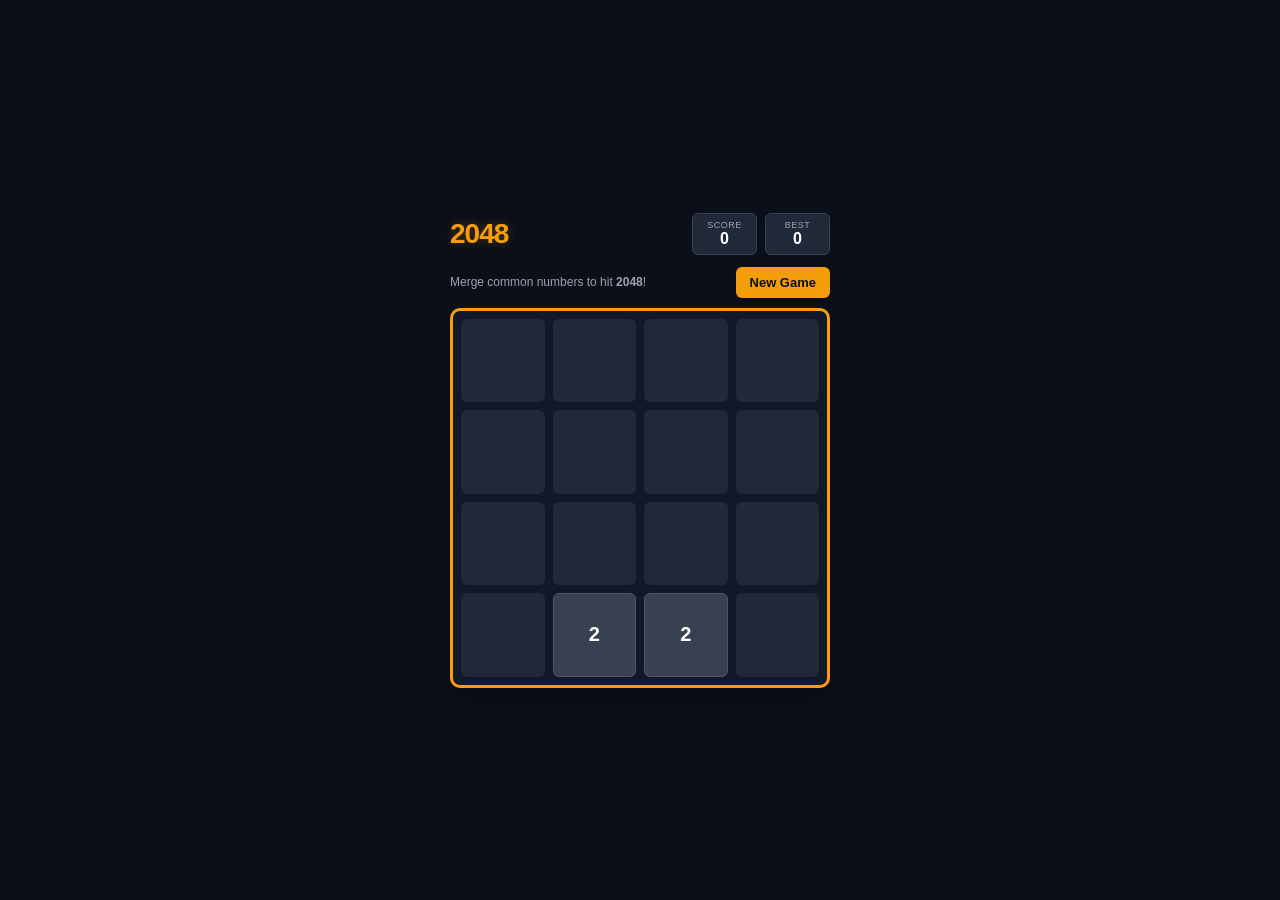
<file: public/games/2048/index.html>
<!DOCTYPE html>
<html lang="en">
<head>
    <meta charset="UTF-8">
    <meta name="viewport" content="width=device-width, initial-scale=1.0">
    <title>2048 Classic</title>
    <style>
        * {
            box-sizing: border-box;
            margin: 0;
            padding: 0;
            user-select: none;
        }
        body {
            background-color: #0b0f19;
            color: #f3f4f6;
            font-family: -apple-system, BlinkMacSystemFont, "Segoe UI", Roboto, Helvetica, Arial, sans-serif;
            display: flex;
            flex-direction: column;
            align-items: center;
            justify-content: center;
            min-height: 100vh;
            padding: 10px;
        }
        .container {
            display: flex;
            flex-direction: column;
            align-items: center;
            width: 100%;
            max-width: 380px;
        }
        header {
            width: 100%;
            display: flex;
            justify-content: space-between;
            align-items: center;
            margin-bottom: 12px;
        }
        h1 {
            font-size: 28px;
            font-weight: 800;
            color: #f59e0b;
            text-shadow: 0 0 10px rgba(245, 158, 11, 0.3);
            letter-spacing: -1px;
        }
        .scores-box {
            display: flex;
            gap: 8px;
        }
        .score-card {
            background: #1f2937;
            padding: 6px 12px;
            border-radius: 6px;
            text-align: center;
            min-width: 65px;
            border: 1px solid #374151;
        }
        .score-lbl {
            font-size: 9px;
            color: #9ca3af;
            text-transform: uppercase;
            letter-spacing: 0.5px;
        }
        .score-val {
            font-size: 16px;
            font-weight: bold;
            color: #fff;
        }
        .game-desc {
            font-size: 13px;
            color: #9ca3af;
            text-align: center;
            margin-bottom: 15px;
        }
        .restart-btn {
            background-color: #f59e0b;
            color: #0b0f19;
            border: none;
            font-weight: 700;
            font-size: 13px;
            padding: 8px 14px;
            border-radius: 6px;
            cursor: pointer;
            transition: all 0.2s;
        }
        .restart-btn:hover {
            background-color: #fbbf24;
            transform: scale(1.05);
        }
        .grid-container {
            width: 100%;
            aspect-ratio: 1 / 1;
            background-color: #111827;
            border: 3px solid #f59e0b;
            border-radius: 10px;
            padding: 8px;
            display: grid;
            grid-template-columns: repeat(4, 1fr);
            grid-template-rows: repeat(4, 1fr);
            gap: 8px;
            position: relative;
            box-shadow: 0 10px 25px -5px rgba(0,0,0,0.4);
        }
        .grid-cell {
            background-color: #1f2937;
            border-radius: 6px;
            display: flex;
            align-items: center;
            justify-content: center;
            font-size: 20px;
            font-weight: 800;
            transition: all 0.12s ease;
            position: relative;
        }
        /* Specific neon tile styles */
        .tile-2 { background-color: #374151; color: #fff; border: 1px solid #4b5563; }
        .tile-4 { background-color: #4b5563; color: #fff; border: 1px solid #6b7280; }
        .tile-8 { background-color: #f97316; color: #fff; box-shadow: 0 0 6px rgba(249, 115, 22, 0.4); }
        .tile-16 { background-color: #ea580c; color: #fff; box-shadow: 0 0 8px rgba(234, 88, 12, 0.5); }
        .tile-32 { background-color: #ef4444; color: #fff; box-shadow: 0 0 8px rgba(239, 68, 68, 0.5); }
        .tile-64 { background-color: #dc2626; color: #fff; box-shadow: 0 0 10px rgba(220, 38, 38, 0.6); }
        .tile-128 { background-color: #eab308; color: #fff; font-size: 18px; box-shadow: 0 0 12px rgba(234, 179, 8, 0.6); }
        .tile-256 { background-color: #facc15; color: #0b0f19; font-size: 18px; box-shadow: 0 0 14px rgba(250, 204, 21, 0.7); }
        .tile-512 { background-color: #ec4899; color: #fff; font-size: 18px; box-shadow: 0 0 16px rgba(236, 72, 153, 0.7); }
        .tile-1024 { background-color: #a855f7; color: #fff; font-size: 15px; box-shadow: 0 0 18px rgba(168, 85, 247, 0.8); }
        .tile-2048 { background-color: #3b82f6; color: #fff; font-size: 15px; box-shadow: 0 0 22px rgba(59, 130, 246, 0.9); }
        .tile-above { background-color: #06b6d4; color: #fff; font-size: 14px; box-shadow: 0 0 25px rgba(6, 182, 212, 1); }

        .overlay {
            position: absolute;
            top: 0;
            left: 0;
            right: 0;
            bottom: 0;
            background: rgba(11, 15, 25, 0.93);
            border-radius: 8px;
            display: flex;
            flex-direction: column;
            align-items: center;
            justify-content: center;
            z-index: 10;
            display: none;
            animation: fadeIn 0.3s forwards;
            text-align: center;
            padding: 15px;
            border: 2px dashed #f59e0b;
        }
        @keyframes fadeIn {
            from { opacity: 0; }
            to { opacity: 1; }
        }
        .overlay h2 {
            font-size: 28px;
            color: #ef4444;
            margin-bottom: 10px;
        }
        .overlay p {
            color: #9ca3af;
            margin-bottom: 20px;
        }
        .overlay-btn {
            background-color: #f59e0b;
            color: #0b0f19;
            border: none;
            font-weight: 800;
            padding: 10px 20px;
            border-radius: 6px;
            cursor: pointer;
            font-size: 14px;
        }
        .mobile-controls {
            display: flex;
            flex-direction: column;
            align-items: center;
            gap: 4px;
            margin-top: 15px;
        }
        .mobile-row {
            display: flex;
            gap: 4px;
        }
        .ctrl-btn {
            background-color: #1f2937;
            border: 1px solid #374151;
            height: 42px;
            width: 42px;
            border-radius: 6px;
            color: #fff;
            font-weight: bold;
            display: flex;
            align-items: center;
            justify-content: center;
            cursor: pointer;
        }
        .ctrl-btn:active {
            background-color: #f59e0b;
            color: #0b0f19;
        }
        @media(min-width: 480px) {
            .mobile-controls {
                display: none;
            }
        }
    </style>
</head>
<body>
    <div class="container">
        <header>
            <h1>2048</h1>
            <div class="scores-box">
                <div class="score-card">
                    <div class="score-lbl">SCORE</div>
                    <div id="score" class="score-val">0</div>
                </div>
                <div class="score-card">
                    <div class="score-lbl">BEST</div>
                    <div id="best" class="score-val">0</div>
                </div>
            </div>
        </header>

        <div style="width:100%; display: flex; justify-content: space-between; align-items: center; margin-bottom: 10px;">
            <p style="font-size: 12px; color: #9ca3af;">Merge common numbers to hit <b>2048</b>!</p>
            <button id="restartBtn" class="restart-btn">New Game</button>
        </div>

        <div style="position: relative; width: 100%;">
            <div id="grid" class="grid-container">
                <!-- 16 cells -->
                <div class="grid-cell" id="c0"></div>
                <div class="grid-cell" id="c1"></div>
                <div class="grid-cell" id="c2"></div>
                <div class="grid-cell" id="c3"></div>
                <div class="grid-cell" id="c4"></div>
                <div class="grid-cell" id="c5"></div>
                <div class="grid-cell" id="c6"></div>
                <div class="grid-cell" id="c7"></div>
                <div class="grid-cell" id="c8"></div>
                <div class="grid-cell" id="c9"></div>
                <div class="grid-cell" id="ca"></div>
                <div class="grid-cell" id="cb"></div>
                <div class="grid-cell" id="cc"></div>
                <div class="grid-cell" id="cd"></div>
                <div class="grid-cell" id="ce"></div>
                <div class="grid-cell" id="cf"></div>

                <div id="endOverlay" class="overlay">
                    <h2 id="endStatusTitle">Game Over!</h2>
                    <p id="endStatusSub">Try again to merge your way to 2048.</p>
                    <button class="overlay-btn" id="overlayResetBtn">Play Again</button>
                </div>
            </div>
        </div>

        <div class="mobile-controls">
            <button class="ctrl-btn" id="m-up">▲</button>
            <div class="mobile-row">
                <button class="ctrl-btn" id="m-left">◀</button>
                <div style="width: 42px;"></div>
                <button class="ctrl-btn" id="m-right">▶</button>
            </div>
            <button class="ctrl-btn" id="m-down">▼</button>
        </div>
    </div>

    <script>
        let board = Array(16).fill(0);
        let score = 0;
        let bestScore = localStorage.getItem('2048_best') || 0;
        const scoreEl = document.getElementById('score');
        const bestEl = document.getElementById('best');
        const gridContainer = document.getElementById('grid');
        const endOverlay = document.getElementById('endOverlay');
        const endStatusTitle = document.getElementById('endStatusTitle');
        const endStatusSub = document.getElementById('endStatusSub');

        bestEl.textContent = bestScore;

        function newGame() {
            board = Array(16).fill(0);
            score = 0;
            scoreEl.textContent = 0;
            endOverlay.style.display = 'none';
            addRandomTile();
            addRandomTile();
            renderBoard();
        }

        function addRandomTile() {
            const emptyCells = [];
            for (let i = 0; i < 16; i++) {
                if (board[i] === 0) emptyCells.push(i);
            }
            if (emptyCells.length > 0) {
                const randomIdx = emptyCells[Math.floor(Math.random() * emptyCells.length)];
                board[randomIdx] = Math.random() < 0.9 ? 2 : 4;
            }
        }

        function getTileClass(val) {
            if (val === 0) return '';
            if (val <= 2048) return 'tile-' + val;
            return 'tile-above';
        }

        function renderBoard() {
            for (let i = 0; i < 16; i++) {
                const cellEl = document.getElementById('c' + i.toString(16));
                cellEl.textContent = board[i] > 0 ? board[i] : '';
                
                // Clear any existing tile classes
                cellEl.className = 'grid-cell';
                if (board[i] > 0) {
                    cellEl.classList.add(getTileClass(board[i]));
                }
            }
        }

        function slideRowLeft(row) {
            let filteredRow = row.filter(val => val !== 0);
            let scoreAdded = 0;
            for (let i = 0; i < filteredRow.length - 1; i++) {
                if (filteredRow[i] === filteredRow[i + 1]) {
                    filteredRow[i] *= 2;
                    scoreAdded += filteredRow[i];
                    filteredRow[i + 1] = 0;
                }
            }
            filteredRow = filteredRow.filter(val => val !== 0);
            while (filteredRow.length < 4) {
                filteredRow.push(0);
            }
            return { row: filteredRow, score: scoreAdded };
        }

        function rotateLeft() {
            let newBoard = Array(16).fill(0);
            for (let r = 0; r < 4; r++) {
                for (let c = 0; c < 4; c++) {
                    newBoard[c * 4 + (3 - r)] = board[r * 4 + c];
                }
            }
            board = newBoard;
        }

        function attemptMove(dir) {
            let moved = false;
            let moveScore = 0;
            
            // We can handle all directions by rotating the board, shifting left, and rotating back
            // Directions: 0 = Left, 1 = Down, 2 = Right, 3 = Up
            let rotationsNeeded = 0;
            if (dir === 'left') rotationsNeeded = 0;
            else if (dir === 'down') rotationsNeeded = 1;
            else if (dir === 'right') rotationsNeeded = 2;
            else if (dir === 'up') rotationsNeeded = 3;

            for (let i = 0; i < rotationsNeeded; i++) {
                rotateLeft();
            }

            for (let r = 0; r < 4; r++) {
                const head = r * 4;
                const currentRow = [board[head], board[head+1], board[head+2], board[head+3]];
                const result = slideRowLeft(currentRow);
                
                if (JSON.stringify(currentRow) !== JSON.stringify(result.row)) {
                    moved = true;
                }
                moveScore += result.score;
                for (let c = 0; c < 4; c++) {
                    board[head + c] = result.row[c];
                }
            }

            // Rotate back
            const reverseRotations = (4 - rotationsNeeded) % 4;
            for (let i = 0; i < reverseRotations; i++) {
                rotateLeft();
            }

            if (moved) {
                score += moveScore;
                scoreEl.textContent = score;
                if (score > bestScore) {
                    bestScore = score;
                    bestEl.textContent = bestScore;
                    localStorage.setItem('2048_best', bestScore);
                }
                addRandomTile();
                renderBoard();
                checkGameState();
            }
        }

        function checkGameState() {
            // Check for 2048 achievement wins optionally (we can let players keep playing)
            const has2048 = board.includes(2048);
            
            // Check if full and no moves remain
            if (!board.includes(0)) {
                let movesLeft = false;
                // Check horizontal adjacents
                for (let r = 0; r < 4; r++) {
                    for (let c = 0; c < 3; c++) {
                        if (board[r*4 + c] === board[r*4 + c + 1]) movesLeft = true;
                    }
                }
                // Check vertical adjacents
                for (let r = 0; r < 3; r++) {
                    for (let c = 0; c < 4; c++) {
                        if (board[r*4 + c] === board[(r+1)*4 + c]) movesLeft = true;
                    }
                }
                
                if (!movesLeft) {
                    showGameOver();
                }
            }
        }

        function showGameOver() {
            endStatusTitle.textContent = "Game Over!";
            endStatusSub.textContent = `You reached ${Math.max(...board)} and scored ${score} pts!`;
            endOverlay.style.display = 'flex';
        }

        // Keyboard setup
        document.addEventListener('keydown', (e) => {
            if (['ArrowUp', 'ArrowDown', 'ArrowLeft', 'ArrowRight'].includes(e.key)) {
                e.preventDefault();
            }
            if (e.key === 'ArrowLeft') attemptMove('left');
            if (e.key === 'ArrowRight') attemptMove('right');
            if (e.key === 'ArrowUp') attemptMove('up');
            if (e.key === 'ArrowDown') attemptMove('down');
        });

        // Click buttons setup
        document.getElementById('m-up').addEventListener('click', () => attemptMove('up'));
        document.getElementById('m-left').addEventListener('click', () => attemptMove('left'));
        document.getElementById('m-right').addEventListener('click', () => attemptMove('right'));
        document.getElementById('m-down').addEventListener('click', () => attemptMove('down'));

        document.getElementById('restartBtn').addEventListener('click', newGame);
        document.getElementById('overlayResetBtn').addEventListener('click', newGame);

        // Start local loop
        newGame();
    </script>
</body>
</html>
</file>
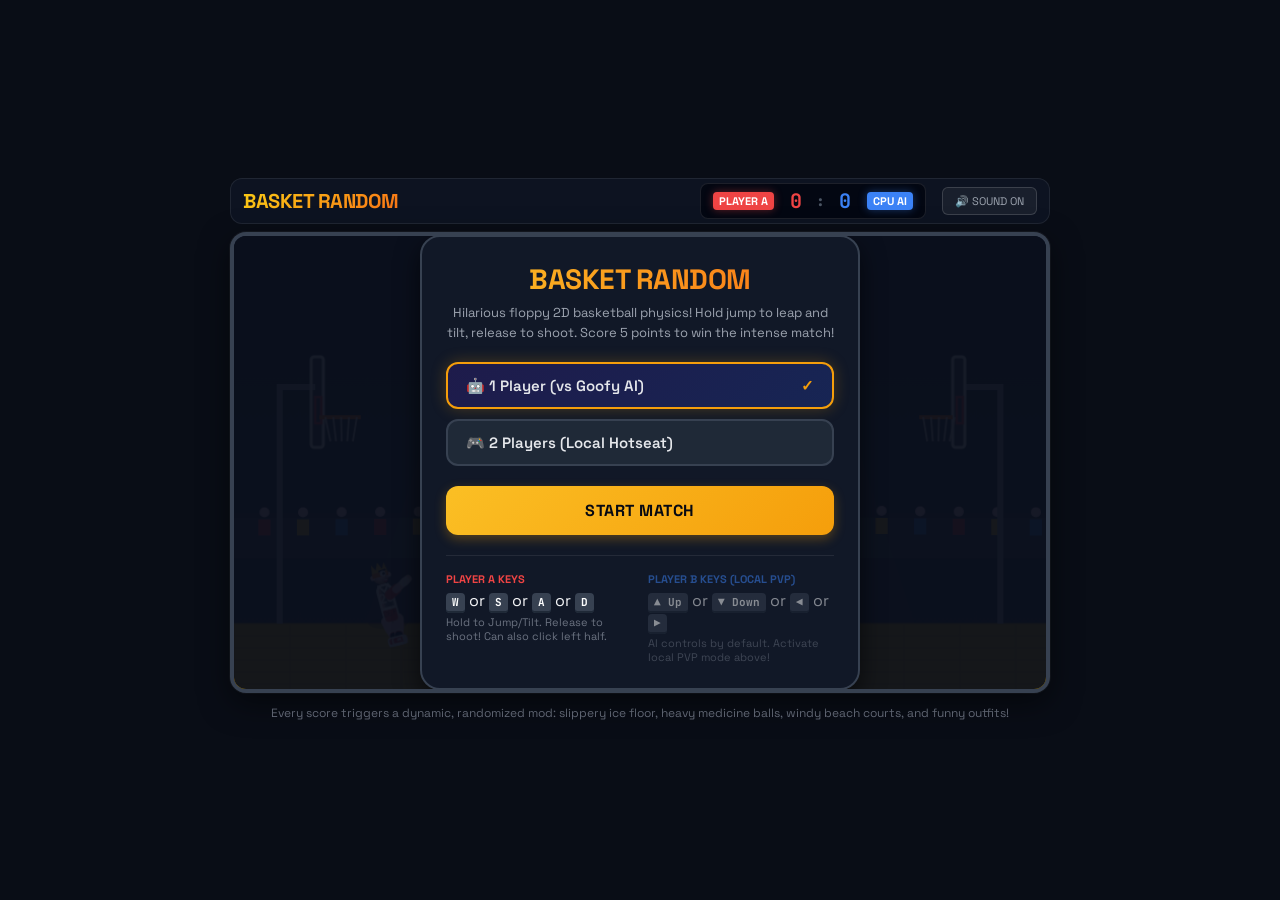
<file: public/games/basket-random/index.html>
<!DOCTYPE html>
<html lang="en">
<head>
    <meta charset="UTF-8">
    <meta name="viewport" content="width=device-width, initial-scale=1.0">
    <title>Basket Random Physics</title>
    <style>
        @import url('https://fonts.googleapis.com/css2?family=Space+Grotesk:wght@400;600;700&family=JetBrains+Mono:wght@400;700&display=swap');

        * {
            box-sizing: border-box;
            margin: 0;
            padding: 0;
            user-select: none;
            -webkit-user-select: none;
        }

        body {
            background-color: #090d16;
            color: #f3f4f6;
            font-family: 'Space Grotesk', sans-serif;
            display: flex;
            flex-direction: column;
            align-items: center;
            justify-content: center;
            min-height: 100vh;
            overflow: hidden;
            padding: 10px;
        }

        .container {
            display: flex;
            flex-direction: column;
            align-items: center;
            width: 100%;
            max-width: 820px;
        }

        .header-panel {
            display: flex;
            justify-content: space-between;
            align-items: center;
            width: 100%;
            margin-bottom: 8px;
            padding: 4px 12px;
            background: rgba(17, 24, 39, 0.7);
            border: 1px solid rgba(255, 255, 255, 0.08);
            border-radius: 12px;
            backdrop-filter: blur(8px);
        }

        .game-title {
            font-size: 20px;
            font-weight: 700;
            letter-spacing: -0.5px;
            background: linear-gradient(135deg, #facc15 0%, #f97316 100%);
            -webkit-background-clip: text;
            -webkit-text-fill-color: transparent;
            text-transform: uppercase;
        }

        .scores-wrapper {
            display: flex;
            align-items: center;
            gap: 16px;
        }

        .score-box {
            display: flex;
            align-items: center;
            gap: 12px;
            background: #030712;
            padding: 4px 12px;
            border-radius: 8px;
            border: 1px solid rgba(255, 255, 255, 0.1);
        }

        .team-badge {
            font-size: 11px;
            font-weight: 700;
            padding: 2px 6px;
            border-radius: 4px;
            text-transform: uppercase;
        }

        .team-left {
            background-color: #ef4444;
            color: #ffffff;
            box-shadow: 0 0 8px rgba(239, 68, 68, 0.4);
        }

        .team-right {
            background-color: #3b82f6;
            color: #ffffff;
            box-shadow: 0 0 8px rgba(59, 130, 246, 0.4);
        }

        .score-value {
            font-family: 'JetBrains Mono', monospace;
            font-size: 20px;
            font-weight: 700;
            min-width: 20px;
            text-align: center;
        }

        .sound-toggle {
            background: rgba(255, 255, 255, 0.05);
            border: 1px solid rgba(255, 255, 255, 0.15);
            color: #9ca3af;
            font-family: inherit;
            font-size: 11px;
            padding: 6px 12px;
            border-radius: 6px;
            cursor: pointer;
            transition: all 0.2s;
            display: flex;
            align-items: center;
            gap: 4px;
        }

        .sound-toggle:hover {
            background: rgba(255, 255, 255, 0.1);
            color: #fff;
        }

        .canvas-area {
            position: relative;
            width: 100%;
            aspect-ratio: 16/9;
            background-color: #111827;
            border: 4px solid #374151;
            border-radius: 16px;
            box-shadow: 0 10px 30px rgba(0, 0, 0, 0.5), 0 0 0 1px rgba(255, 255, 255, 0.05);
            overflow: hidden;
        }

        canvas {
            width: 100%;
            height: 100%;
            display: block;
        }

        .menu-overlay {
            position: absolute;
            top: 0;
            left: 0;
            width: 100%;
            height: 100%;
            background: rgba(10, 15, 28, 0.95);
            display: flex;
            flex-direction: column;
            align-items: center;
            justify-content: center;
            padding: 20px;
            z-index: 10;
            transition: opacity 0.3s ease;
        }

        .menu-panel {
            background: #111827;
            border: 2px solid #374151;
            border-radius: 20px;
            padding: 24px;
            text-align: center;
            max-width: 440px;
            width: 100%;
            box-shadow: 0 10px 25px rgba(0, 0, 0, 0.6);
        }

        .menu-panel h2 {
            font-size: 28px;
            font-weight: 700;
            margin-bottom: 6px;
            background: linear-gradient(to right, #fbbf24, #f97316);
            -webkit-background-clip: text;
            -webkit-text-fill-color: transparent;
            text-transform: uppercase;
            letter-spacing: -0.5px;
        }

        .menu-panel p {
            font-size: 13px;
            color: #9ca3af;
            margin-bottom: 20px;
            line-height: 1.5;
        }

        .mode-row {
            display: flex;
            flex-direction: column;
            gap: 10px;
            margin-bottom: 20px;
        }

        .mode-btn {
            background: #1f2937;
            border: 2px solid #374151;
            color: #e5e7eb;
            padding: 12px 18px;
            border-radius: 12px;
            font-family: inherit;
            font-size: 15px;
            font-weight: 600;
            cursor: pointer;
            transition: all 0.2s;
            display: flex;
            justify-content: space-between;
            align-items: center;
        }

        .mode-btn:hover {
            border-color: #f59e0b;
            background: #232d3f;
            transform: translateY(-1px);
        }

        .mode-btn.active {
            border-color: #f59e0b;
            background: linear-gradient(135deg, #1e1b4b 0%, #172554 100%);
            box-shadow: 0 0 15px rgba(245, 158, 11, 0.25);
        }

        .mode-arrow {
            font-weight: bold;
            color: #f59e0b;
        }

        .start-btn {
            background: linear-gradient(135deg, #fbbf24 0%, #f59e0b 100%);
            color: #060913;
            border: none;
            padding: 14px 28px;
            border-radius: 12px;
            font-family: inherit;
            font-size: 16px;
            font-weight: 700;
            cursor: pointer;
            transition: all 0.2s;
            width: 100%;
            text-transform: uppercase;
            letter-spacing: 0.5px;
            box-shadow: 0 4px 12px rgba(245, 158, 11, 0.3);
        }

        .start-btn:hover {
            opacity: 0.95;
            transform: translateY(-2px);
            box-shadow: 0 6px 18px rgba(245, 158, 11, 0.4);
        }

        .start-btn:active {
            transform: translateY(0);
        }

        /* Keyboard Guides */
        .controls-info {
            display: flex;
            justify-content: space-between;
            gap: 16px;
            margin-top: 20px;
            padding-top: 16px;
            border-top: 1px solid rgba(255, 255, 255, 0.08);
            text-align: left;
        }

        .control-legend {
            flex: 1;
        }

        .legend-title {
            font-size: 11px;
            font-weight: 700;
            text-transform: uppercase;
            color: #9ca3af;
            margin-bottom: 4px;
        }

        .key-cap {
            background: #374151;
            border-bottom: 2px solid #1f2937;
            padding: 2px 6px;
            border-radius: 4px;
            font-family: 'JetBrains Mono', monospace;
            font-size: 11px;
            font-weight: 700;
            color: #fff;
        }

        .legend-desc {
            font-size: 11px;
            color: #6b7280;
            margin-top: 4px;
        }

        /* Mobile inputs/triggers in UI frame */
        .mobile-touch-zones {
            display: none;
            position: absolute;
            bottom: 0;
            left: 0;
            width: 100%;
            height: 100%;
            z-index: 5;
            pointer-events: none;
        }

        .touch-zone-half {
            position: absolute;
            top: 0;
            bottom: 0;
            width: 50%;
            pointer-events: auto;
            cursor: pointer;
            display: flex;
            flex-direction: column;
            justify-content: flex-end;
            align-items: center;
            padding-bottom: 24px;
            transition: background 0.1s;
        }

        .touch-zone-left {
            left: 0;
        }

        .touch-zone-left:active {
            background: rgba(239, 68, 68, 0.08);
        }

        .touch-zone-right {
            right: 0;
        }

        .touch-zone-right:active {
            background: rgba(59, 130, 246, 0.08);
        }

        .touch-btn-label {
            background: rgba(17, 24, 39, 0.85);
            border: 2px solid rgba(255, 255, 255, 0.15);
            padding: 8px 16px;
            border-radius: 50px;
            font-size: 13px;
            font-weight: 700;
            letter-spacing: 0.5px;
            color: #fff;
            box-shadow: 0 4px 10px rgba(0, 0, 0, 0.3);
            text-transform: uppercase;
        }

        .touch-zone-left .touch-btn-label {
            border-color: #ef4444;
            color: #ef4444;
        }

        .touch-zone-right .touch-btn-label {
            border-color: #3b82f6;
            color: #3b82f6;
        }

        /* Modifier Notification Alert */
        .modifier-badge {
            position: absolute;
            top: 16px;
            left: 50%;
            transform: translateX(-50%) translateY(-20px);
            background: rgba(245, 158, 11, 0.95);
            color: #030712;
            padding: 8px 16px;
            border-radius: 50px;
            font-weight: 700;
            font-size: 13px;
            z-index: 8;
            box-shadow: 0 8px 24px rgba(245, 158, 11, 0.4);
            pointer-events: none;
            opacity: 0;
            transition: all 0.4s cubic-bezier(0.175, 0.885, 0.32, 1.275);
            text-transform: uppercase;
            letter-spacing: 0.5px;
            text-align: center;
        }

        .modifier-badge.show {
            opacity: 1;
            transform: translateX(-50%) translateY(0);
        }

        .goal-alert {
            position: absolute;
            top: 40%;
            left: 50%;
            transform: translate(-50%, -50%) scale(0.7);
            font-size: 48px;
            font-weight: 900;
            letter-spacing: -2px;
            color: #facc15;
            text-shadow: 0 4px 20px rgba(245, 158, 11, 0.6), 0 0 2px #000;
            z-index: 9;
            pointer-events: none;
            opacity: 0;
            transition: all 0.3s cubic-bezier(0.175, 0.885, 0.32, 1.5);
            text-transform: uppercase;
        }

        .goal-alert.show {
            opacity: 1;
            transform: translate(-50%, -50%) scale(1.1);
        }

        .bottom-hint {
            margin-top: 12px;
            font-size: 12px;
            color: #6b7280;
            text-align: center;
            line-height: 1.4;
        }

        @media (max-width: 640px) {
            .mobile-touch-zones {
                display: block;
            }
            .controls-info {
                display: none;
            }
        }
    </style>
</head>
<body>
    <div class="container">
        <!-- Dashboard Header -->
        <div class="header-panel">
            <div class="game-title">Basket Random</div>
            
            <div class="scores-wrapper">
                <div class="score-box">
                    <span class="team-badge team-left">Player A</span>
                    <span id="scoreRed" class="score-value" style="color: #ef4444;">0</span>
                    <span style="color: #4b5563; font-weight: bold;">:</span>
                    <span id="scoreBlue" class="score-value" style="color: #3b82f6;">0</span>
                    <span id="p2Badge" class="team-badge team-right">CPU AI</span>
                </div>

                <button class="sound-toggle" id="soundToggleBtn">
                    🔊 SOUND ON
                </button>
            </div>
        </div>

        <!-- Canvas Frame -->
        <div class="canvas-area" id="gameArea">
            <canvas id="basketCanvas" width="800" height="450"></canvas>

            <!-- Modifier Notifications -->
            <div id="modifierBadge" class="modifier-badge">NEON ICE COURT!</div>

            <!-- Score Alert -->
            <div id="goalAlert" class="goal-alert">GOAL!</div>

            <!-- Mobile Buttons overlay -->
            <div class="mobile-touch-zones">
                <div class="touch-zone-half touch-zone-left" id="touchLeft">
                    <span class="touch-btn-label">TAP TO JUMP</span>
                </div>
                <div class="touch-zone-half touch-zone-right" id="touchRight">
                    <span class="touch-btn-label" id="touchRightLabel">AI PLAYING</span>
                </div>
            </div>

            <!-- Menu Overlay -->
            <div class="menu-overlay" id="menuOverlay">
                <div class="menu-panel">
                    <h2>Basket Random</h2>
                    <p>Hilarious floppy 2D basketball physics! Hold jump to leap and tilt, release to shoot. Score 5 points to win the intense match!</p>
                    
                    <div class="mode-row">
                        <button class="mode-btn active" id="modeAiBtn" data-mode="vs_ai">
                            <span>🤖 1 Player (vs Goofy AI)</span>
                            <span class="mode-arrow">✓</span>
                        </button>
                        <button class="mode-btn" id="modePvpBtn" data-mode="local_1v1">
                            <span>🎮 2 Players (Local Hotseat)</span>
                            <span class="mode-arrow" style="display: none;">✓</span>
                        </button>
                    </div>

                    <button class="start-btn" id="startBtn">START MATCH</button>

                    <div class="controls-info">
                        <div class="control-legend">
                            <div class="legend-title" style="color: #ef4444;">Player A Keys</div>
                            <div>
                                <span class="key-cap">W</span> or <span class="key-cap">S</span> or <span class="key-cap">A</span> or <span class="key-cap">D</span>
                            </div>
                            <div class="legend-desc">Hold to Jump/Tilt. Release to shoot! Can also click left half.</div>
                        </div>
                        <div id="p2ControlsLegend" class="control-legend" style="opacity: 0.5;">
                            <div class="legend-title" style="color: #3b82f6;">Player B Keys (Local PVP)</div>
                            <div>
                                <span class="key-cap">▲ Up</span> or <span class="key-cap">▼ Down</span> or <span class="key-cap">◀</span> or <span class="key-cap">▶</span>
                            </div>
                            <div class="legend-desc">AI controls by default. Activate local PVP mode above!</div>
                        </div>
                    </div>
                </div>
            </div>
        </div>

        <div class="bottom-hint">
            Every score triggers a dynamic, randomized mod: slippery ice floor, heavy medicine balls, windy beach courts, and funny outfits!
        </div>
    </div>

    <script>
        const canvas = document.getElementById('basketCanvas');
        const ctx = canvas.getContext('2d');
        const overlay = document.getElementById('menuOverlay');
        const startBtn = document.getElementById('startBtn');
        const modeAiBtn = document.getElementById('modeAiBtn');
        const modePvpBtn = document.getElementById('modePvpBtn');
        const scoreRedEl = document.getElementById('scoreRed');
        const scoreBlueEl = document.getElementById('scoreBlue');
        const p2Badge = document.getElementById('p2Badge');
        const p2ControlsLegend = document.getElementById('p2ControlsLegend');
        const modifierBadge = document.getElementById('modifierBadge');
        const goalAlert = document.getElementById('goalAlert');
        const soundToggleBtn = document.getElementById('soundToggleBtn');
        const touchRightZone = document.getElementById('touchRight');
        const touchRightLabel = document.getElementById('touchRightLabel');

        // AUDIO GENERATION WITH WEB AUDIO API
        let audioCtx = null;
        let soundEnabled = true;

        function getAudioContext() {
            if (!audioCtx) {
                audioCtx = new (window.AudioContext || window.webkitAudioContext)();
            }
            if (audioCtx.state === 'suspended') {
                audioCtx.resume();
            }
            return audioCtx;
        }

        soundToggleBtn.addEventListener('click', () => {
            soundEnabled = !soundEnabled;
            soundToggleBtn.textContent = soundEnabled ? '🔊 SOUND ON' : '🔇 MUTED';
            soundToggleBtn.style.color = soundEnabled ? '#e5e7eb' : '#6b7280';
        });

        function playSynthSound(freqStart, freqEnd, duration, type = 'sine', gainVal = 0.15) {
            if (!soundEnabled) return;
            try {
                const ctxAudio = getAudioContext();
                const osc = ctxAudio.createOscillator();
                const gainNode = ctxAudio.createGain();
                
                osc.type = type;
                osc.frequency.setValueAtTime(freqStart, ctxAudio.currentTime);
                if (freqEnd !== freqStart) {
                    osc.frequency.exponentialRampToValueAtTime(freqEnd, ctxAudio.currentTime + duration);
                }
                
                gainNode.gain.setValueAtTime(gainVal, ctxAudio.currentTime);
                gainNode.gain.linearRampToValueAtTime(0.01, ctxAudio.currentTime + duration);
                
                osc.connect(gainNode);
                gainNode.connect(ctxAudio.destination);
                
                osc.start();
                osc.stop(ctxAudio.currentTime + duration);
            } catch (e) {
                console.log("Audio failed to load context or play:", e);
            }
        }

        // Play custom cute dynamic sounds
        const sounds = {
            jump: () => playSynthSound(150, 400, 0.12, 'triangle', 0.12),
            bounceBall: () => playSynthSound(220, 180, 0.08, 'sine', 0.25),
            score: () => {
                playSynthSound(440, 880, 0.2, 'sine', 0.2);
                setTimeout(() => playSynthSound(554, 1108, 0.2, 'sine', 0.2), 100);
                setTimeout(() => playSynthSound(659, 1318, 0.35, 'triangle', 0.18), 200);
            },
            airhorn: () => {
                for (let i = 0; i < 3; i++) {
                    setTimeout(() => playSynthSound(290, 290, 0.15, 'sawtooth', 0.08), i * 180);
                }
            },
            steal: () => playSynthSound(350, 200, 0.1, 'sine', 0.15),
            netSwish: () => playSynthSound(600, 900, 0.25, 'triangle', 0.05),
            button: () => playSynthSound(300, 450, 0.06, 'sine', 0.1)
        };

        // PHYSICS CONFIG / CONSTANTS
        const COURT_WIDTH = 800;
        const COURT_HEIGHT = 450;
        
        let groundLevel = 385; // Default wood stadium floor
        let gameMode = "vs_ai"; // "vs_ai" or "local_1v1"
        let maxScore = 5;

        // Current round environment variables
        let env = {
            gravity: 0.32,
            airFriction: 0.992,
            groundFriction: 0.85,
            ballElasticity: 0.78,
            wind: 0,
            slipRatio: 1.0, // 1.0 is default standing torque, <1 is sliding/ice
            theme: "wood_classic", // "wood_classic", "ice_cave", "vapor_neon", "sand_beach"
            ballType: "standard", // "standard", "heavy", "bouncy", "golden"
            playerModifier: "normal" // "normal", "big_heads", "tiny", "long_arms"
        };

        // Scores
        let scoreRed = 0;
        let scoreBlue = 0;
        let roundOver = false;
        let matchWinner = null;
        let resetCounter = 0;

        // Realistic Screen and Board Shaking variables
        let screenShake = 0;
        let leftBoardShake = 0;
        let rightBoardShake = 0;

        function triggerShake(amt) {
            screenShake = Math.max(screenShake, amt);
        }

        // Particles System
        let particles = [];

        function addSplatter(x, y, color, count = 15, sizeScale = 1) {
            for (let i = 0; i < count; i++) {
                particles.push({
                    x: x,
                    y: y,
                    vx: (Math.random() - 0.5) * 8,
                    vy: (Math.random() - 2.5) * 6,
                    radius: (Math.random() * 4 + 2) * sizeScale,
                    color: color,
                    alpha: 1,
                    decay: 0.02 + Math.random() * 0.02
                });
            }
        }

        // Basket structures
        const LeftHoop = {
            rimX: 85, // Rim tip
            rimX2: 125, // Rim right lip
            rimY: 180,
            backboardX: 80,
            backboardWidth: 8,
            backboardTop: 120,
            backboardBottom: 210,
            radius: 5,
            pointsToMatch: 1
        };

        const RightHoop = {
            rimX: 715, // Rim tip
            rimX2: 675, // Rim left lip
            rimY: 180,
            backboardX: 712,
            backboardWidth: 8,
            backboardTop: 120,
            backboardBottom: 210,
            radius: 5,
            pointsToMatch: 2
        };

        // BALL object
        const ball = {
            x: 400,
            y: 120,
            vx: 0,
            vy: 0,
            radius: 12,
            elasticity: 0.78,
            weight: 1.0,
            color: "#f97316",
            glowColor: "rgba(249, 115, 22, 0.4)",
            trail: [],
            possessor: null,
            lastTeamTouch: null, // "red" or "blue"
            isGolden: false
        };

        // RAGDOLL CHARACTERS
        class RagdollCharacter {
            constructor(team, role, startX, id) {
                this.id = id;
                this.team = team;     // "red" or "blue"
                this.role = role;     // "forward" or "defender"
                this.x = startX;
                this.baseX = startX;  // Base position for swaying
                this.y = groundLevel - 50;
                this.vx = 0;
                this.vy = 0;
                this.angle = 0;       // Body tilt angle
                this.vangle = 0;      // Angular velocity
                
                // Customize dimensions based on role/mod (Larger & More imposing)
                this.torsoHeight = 65;
                this.torsoWidth = 24;
                this.headRadius = 15;
                this.armLength = 41;

                this.jerseyColor = (team === "red") ? "#ef4444" : "#3b82f6";
                this.skinColor = (team === "red") ? "#fecdd3" : "#bfdbfe";

                // Jump tracking
                this.jumpPressed = false;
                this.armSwingAngle = 0;
                this.swingProgress = 0;
                this.followThroughFrames = 0;

                // Restoring constants
                this.restoringTorque = 0.12;

                this.cooldown = 0;
            }

            reset(startX) {
                this.x = startX;
                this.baseX = startX;  // Reset base position
                this.y = groundLevel - 80;
                this.vx = 0;
                this.vy = 0;
                this.angle = 0;
                this.vangle = 0;
                this.jumpPressed = false;
                this.followThroughFrames = 0;
                this.cooldown = 0;
                this.armSwingAngle = Math.PI * (this.team === "red" ? -0.3 : 1.3);

                // Re-apply modifiers based on environment parameters (Larger sizes!)
                this.torsoHeight = 65;
                this.torsoWidth = 24;
                this.headRadius = 15;
                this.armLength = 41;

                if (env.playerModifier === "big_heads") {
                    this.headRadius = 26;
                } else if (env.playerModifier === "tiny") {
                    this.torsoHeight = 36;
                    this.torsoWidth = 14;
                    this.headRadius = 8;
                    this.armLength = 24;
                } else if (env.playerModifier === "long_arms") {
                    this.armLength = 58;
                }
            }

            jump() {
                if (this.cooldown > 0) return;
                
                // Generous ground and height check so players never get 'stuck' or can't jump
                const halfTorso = this.torsoHeight / 2;
                const footY = this.y + Math.cos(this.angle) * halfTorso;
                
                if (footY > groundLevel - 50 || this.y > groundLevel - halfTorso - 50) {
                    this.vy = -8.0 - Math.random() * 2.5; // Stronger, more snappy jump height
                    
                    // Snappy forward thrust towards the opposing team
                    const pushDirection = (this.team === "red") ? 1 : -1;
                    this.vx += pushDirection * (3.0 + Math.random() * 1.5);
                    
                    // Better body stabilization right at jump start
                    this.vangle = 0;
                    this.angle = 0;
                    
                    this.cooldown = 2; // Minimal spam shield (just 2 frames instead of 12) for rapid responsive jumping!
                    if (this.team === 'red') sounds.jump();
                }
            }

            updatePhysics() {
                if (this.cooldown > 0) this.cooldown--;
                if (this.followThroughFrames > 0) this.followThroughFrames--;

                // Floor collision variables for checking grounded state
                const halfTorso = this.torsoHeight / 2;
                const footY = this.y + Math.cos(this.angle) * halfTorso;

                // Eliminate jump lag: if user is holding the jump state when touching the ground, jump again immediately!
                if (this.jumpPressed && this.cooldown === 0 && footY >= groundLevel - 18) {
                    this.jump();
                }

                // Strict ground check: must be upright, close to floor, and relatively still to sway
                const isGrounded = (footY >= groundLevel - 10) && 
                                   (Math.abs(this.vy) < 0.8) && 
                                   (Math.abs(this.vx) < 1.5) && 
                                   (Math.abs(this.angle) < 0.6);

                if (isGrounded && !this.jumpPressed) {
                    // 1. SWAY FROM SIDE TO SIDE IN THEIR PLACE (IDLE SWAY ON GROUND)
                    // We offset phase by player ID so players have their own natural rhythm!
                    const phase = (Date.now() + this.id * 1800) * 0.0028;
                    const swayRange = 45; // balanced 45px sway range
                    const swayOffset = Math.sin(phase) * swayRange;
                    
                    // Smooth slide towards the swayed targetX
                    const targetX = this.baseX + swayOffset;
                    this.x = this.x * 0.82 + targetX * 0.18;

                    // Cute subtle breathing/sliding tilt angle
                    const targetAngle = Math.cos(phase) * 0.35;
                    this.angle = this.angle * 0.85 + targetAngle * 0.15;

                    // Settle physical velocities while in the controlled sway state
                    this.vx = 0;
                    this.vy = 0;
                    this.vangle = 0;

                    // Keep their height nicely flush with the floor with simple leg bobs
                    const bobY = Math.abs(Math.sin(phase * 2)) * 3.5;
                    this.y = groundLevel - halfTorso - 6 + bobY;
                    
                    // Subtle foot wiggle increments
                    this.swingProgress += 0.06;

                    // Grounded Arm Pose check
                    if (ball.possessor === this) {
                        const lookDir = (this.team === "red") ? 1 : -1;
                        this.armSwingAngle = lookDir === 1 ? -0.42 * Math.PI : -0.58 * Math.PI;
                    } else if (this.followThroughFrames > 0) {
                        const lookDir = (this.team === "red") ? 1 : -1;
                        this.armSwingAngle = lookDir === 1 ? -0.15 * Math.PI : -0.85 * Math.PI;
                    } else {
                        const lookDir = (this.team === "red") ? 1 : -1;
                        this.armSwingAngle = lookDir === 1 ? -0.15 * Math.PI : -0.85 * Math.PI;
                    }
                } else {
                    // 2. STANDARD IN-AIR PHYSICS AND MOVEMENT (PHYSICS DRIVEN, STRICTLY NO AIR SWAY)
                    this.vy += env.gravity;
                    this.vx *= env.airFriction;
                    this.vy *= env.airFriction;

                    this.x += this.vx;
                    this.y += this.vy;

                    // Keep their body completely stable and upright (prevent flipping and floppy ragdoll)
                    const targetStandAngle = 0;
                    const stabilizationStrength = 0.28;
                    this.vangle += (targetStandAngle - this.angle) * stabilizationStrength;
                    this.angle += this.vangle;
                    this.vangle *= 0.65; // High damping keeps them beautifully upright!

                    // Realistic professional basket shooting/defending arm poses!
                    if (ball.possessor === this) {
                        const lookDir = (this.team === "red") ? 1 : -1;
                        this.armSwingAngle = lookDir === 1 ? -0.42 * Math.PI : -0.58 * Math.PI;
                    } else if (this.followThroughFrames > 0) {
                        const lookDir = (this.team === "red") ? 1 : -1;
                        this.armSwingAngle = lookDir === 1 ? -0.15 * Math.PI : -0.85 * Math.PI;
                    } else if (this.jumpPressed) {
                        const lookDir = (this.team === "red") ? 1 : -1;
                        this.armSwingAngle = lookDir === 1 ? -0.35 * Math.PI : -0.65 * Math.PI;
                    } else {
                        const lookDir = (this.team === "red") ? 1 : -1;
                        this.armSwingAngle = lookDir === 1 ? -0.15 * Math.PI : -0.85 * Math.PI;
                    }
                }

                // COLLISION SOLVER WITH WORLD FLOOR AND WALLS
                const currentFootY = this.y + Math.cos(this.angle) * halfTorso;
                const currentHeadY = this.y - Math.cos(this.angle) * halfTorso;

                // Bounce feet off floor
                if (currentFootY >= groundLevel) {
                    const depth = currentFootY - groundLevel;
                    this.y -= depth * 0.85;
                    this.vy = -this.vy * 0.05; // tiny bounce
                    this.vx *= env.groundFriction;

                    // stand up friction assist
                    if (!this.jumpPressed) {
                        this.vangle *= 0.7; // assist dampening
                    }
                }

                // Bounce head off floor (if flipped upside down)
                if (currentHeadY >= groundLevel) {
                    const depth = currentHeadY - groundLevel;
                    this.y -= depth * 0.85;
                    this.vy = -this.vy * 0.1;
                    // tumbling ricochet
                    this.vangle += (this.vx > 0 ? 0.15 : -0.15);
                    this.vx *= 0.8;
                }

                // Left & Right boundaries
                const wallLeft = 50;
                const wallRight = 750;
                if (this.x < wallLeft) {
                    this.x = wallLeft;
                    this.vx = -this.vx * 0.15;
                }
                if (this.x > wallRight) {
                    this.x = wallRight;
                    this.vx = -this.vx * 0.15;
                }
            }

            getHandPos() {
                // Return coordinates of active control arm
                const armAng = this.angle + this.armSwingAngle;
                const shoulderX = this.x - Math.sin(this.angle) * (this.torsoHeight * 0.2); 
                const shoulderY = this.y - Math.cos(this.angle) * (this.torsoHeight * 0.2); 
                return {
                    x: shoulderX + Math.cos(armAng) * this.armLength,
                    y: shoulderY + Math.sin(armAng) * this.armLength
                };
            }

            draw(ctx) {
                // Ground shadow beneath player (Realistic depth)
                ctx.save();
                const distToGround = Math.max(0, groundLevel - this.y);
                const shadowScale = Math.max(0.1, 1 - (distToGround / 250));
                ctx.globalAlpha = Math.max(0, 0.3 * (1 - (distToGround / 300)));
                ctx.fillStyle = "#000000";
                ctx.beginPath();
                ctx.ellipse(this.x, groundLevel, this.torsoWidth * 1.5 * shadowScale, 6 * shadowScale, 0, 0, Math.PI * 2);
                ctx.fill();
                ctx.restore();

                ctx.save();
                
                // Draw trails/shadows if slippery Neon Court
                if (env.theme === "vapor_neon") {
                    ctx.strokeStyle = this.jerseyColor;
                    ctx.lineWidth = 18;
                    ctx.lineCap = "round";
                    ctx.globalAlpha = 0.15;
                    ctx.beginPath();
                    ctx.moveTo(this.x - this.vx * 2, this.y - this.vy * 2);
                    ctx.lineTo(this.x, this.y);
                    ctx.stroke();
                    ctx.globalAlpha = 1.0;
                }

                // 1. Torso Alignment and rotation
                ctx.translate(this.x, this.y);
                ctx.rotate(this.angle);

                // Draw shadows/glow if Cyber Theme
                if (env.theme === "vapor_neon") {
                    ctx.shadowBlur = 12;
                    ctx.shadowColor = this.jerseyColor;
                }

                // DRAW LEGS, SOCKS & SHOES (Realistic muscle legs and detailed high-top sneakers!)
                ctx.lineCap = "round";
                const lookDir = (this.team === "red") ? 1 : -1;
                const legSwing = Math.sin(this.swingProgress) * 7.5;

                // Check air state for knee bending look
                const isAir = (this.y < groundLevel - this.torsoHeight / 2 - 12);
                const kneeBendY = isAir ? -4 : 0; // slight upward tuck
                const kneeBendX = isAir ? lookDir * -4 : 0; // knee points backwards

                // Leg 1 (Left Leg)
                const leg1Start = { x: -6, y: this.torsoHeight / 2 };
                const leg1Knee = { x: -7 + legSwing * 0.5 + kneeBendX, y: this.torsoHeight / 2 + 9 + kneeBendY };
                const leg1End = { x: -8 + legSwing + kneeBendX * 0.5, y: this.torsoHeight / 2 + 18 + kneeBendY * 1.6 };

                // Draw Thigh (Strong musculature quadricep thigh)
                ctx.strokeStyle = this.skinColor;
                ctx.lineWidth = 10.5; // defined thigh muscle
                ctx.beginPath();
                ctx.moveTo(leg1Start.x, leg1Start.y);
                ctx.lineTo(leg1Knee.x, leg1Knee.y);
                ctx.stroke();

                // Draw Calf (bulge transition to calves)
                ctx.strokeStyle = this.skinColor;
                ctx.lineWidth = 9.0;
                ctx.beginPath();
                ctx.moveTo(leg1Knee.x, leg1Knee.y);
                ctx.lineTo(leg1Knee.x * 0.5 + leg1End.x * 0.5, leg1Knee.y * 0.5 + leg1End.y * 0.5);
                ctx.stroke();

                // Draw Shin / Socks (White athletic crew sock)
                ctx.strokeStyle = "#ffffff";
                ctx.lineWidth = 8.0;
                ctx.beginPath();
                ctx.moveTo(leg1Knee.x * 0.4 + leg1End.x * 0.6, leg1Knee.y * 0.4 + leg1End.y * 0.6);
                ctx.lineTo(leg1End.x, leg1End.y);
                ctx.stroke();

                // Draw Dual stripes on crew socks (for real professional aesthetic)
                ctx.strokeStyle = this.jerseyColor;
                ctx.lineWidth = 8.0;
                ctx.beginPath();
                ctx.moveTo(leg1Knee.x * 0.3 + leg1End.x * 0.7, leg1Knee.y * 0.3 + leg1End.y * 0.7);
                ctx.lineTo(leg1Knee.x * 0.25 + leg1End.x * 0.75, leg1Knee.y * 0.25 + leg1End.y * 0.75);
                ctx.stroke();

                ctx.strokeStyle = "#111827"; // active secondary stripe
                ctx.beginPath();
                ctx.moveTo(leg1Knee.x * 0.2 + leg1End.x * 0.8, leg1Knee.y * 0.2 + leg1End.y * 0.8);
                ctx.lineTo(leg1Knee.x * 0.15 + leg1End.x * 0.85, leg1Knee.y * 0.15 + leg1End.y * 0.85);
                ctx.stroke();

                // Draw High-Performance Basketball Sneaker
                ctx.save();
                ctx.translate(leg1End.x, leg1End.y);
                ctx.fillStyle = (this.id === 0) ? "#ef4444" : (this.id === 1) ? "#f59e0b" : (this.id === 2) ? "#3b82f6" : "#10b981";
                ctx.strokeStyle = "#ffffff";
                ctx.lineWidth = 1.5;
                ctx.beginPath();
                ctx.roundRect(lookDir * -4 - 3, -1, 14, 8, 3);
                ctx.fill();
                ctx.stroke();

                // White rubber sole bottom
                ctx.fillStyle = "#ffffff";
                ctx.fillRect(lookDir * -4 - 3, 5, 14, 2.5);

                // White toe-cap (protection layer)
                ctx.fillStyle = "#ffffff";
                if (lookDir === 1) {
                    ctx.fillRect(3, -1, 4, 6);
                } else {
                    ctx.fillRect(-7, -1, 4, 6);
                }

                // Cross shoelaces details
                ctx.strokeStyle = "#ffffff";
                ctx.lineWidth = 1.2;
                ctx.beginPath();
                ctx.moveTo(lookDir * -2, 1);
                ctx.lineTo(lookDir * 1, 3);
                ctx.moveTo(lookDir * 1, 1);
                ctx.lineTo(lookDir * -2, 3);
                ctx.stroke();
                ctx.restore();

                // Leg 2 (Right Leg)
                const leg2Start = { x: 6, y: this.torsoHeight / 2 };
                const leg2Knee = { x: 7 - legSwing * 0.5 + kneeBendX, y: this.torsoHeight / 2 + 9 + kneeBendY };
                const leg2End = { x: 8 - legSwing + kneeBendX * 0.5, y: this.torsoHeight / 2 + 18 + kneeBendY * 1.6 };

                // Draw Thigh (Strong musculature quadricep thigh)
                ctx.strokeStyle = this.skinColor;
                ctx.lineWidth = 10.5;
                ctx.beginPath();
                ctx.moveTo(leg2Start.x, leg2Start.y);
                ctx.lineTo(leg2Knee.x, leg2Knee.y);
                ctx.stroke();

                // Draw Calf (Gastrocnemius definition)
                ctx.strokeStyle = this.skinColor;
                ctx.lineWidth = 9.0;
                ctx.beginPath();
                ctx.moveTo(leg2Knee.x, leg2Knee.y);
                ctx.lineTo(leg2Knee.x * 0.5 + leg2End.x * 0.5, leg2Knee.y * 0.5 + leg2End.y * 0.5);
                ctx.stroke();

                // Draw Shin / Socks
                ctx.strokeStyle = "#ffffff";
                ctx.lineWidth = 8.0;
                ctx.beginPath();
                ctx.moveTo(leg2Knee.x * 0.4 + leg2End.x * 0.6, leg2Knee.y * 0.4 + leg2End.y * 0.6);
                ctx.lineTo(leg2End.x, leg2End.y);
                ctx.stroke();

                // Draw Dual stripes
                ctx.strokeStyle = this.jerseyColor;
                ctx.lineWidth = 8.0;
                ctx.beginPath();
                ctx.moveTo(leg2Knee.x * 0.3 + leg2End.x * 0.7, leg2Knee.y * 0.3 + leg2End.y * 0.7);
                ctx.lineTo(leg2Knee.x * 0.25 + leg2End.x * 0.75, leg2Knee.y * 0.25 + leg2End.y * 0.75);
                ctx.stroke();

                ctx.strokeStyle = "#111827";
                ctx.beginPath();
                ctx.moveTo(leg2Knee.x * 0.2 + leg2End.x * 0.8, leg2Knee.y * 0.2 + leg2End.y * 0.8);
                ctx.lineTo(leg2Knee.x * 0.15 + leg2End.x * 0.85, leg2Knee.y * 0.15 + leg2End.y * 0.85);
                ctx.stroke();

                // Draw High-Performance Basketball Sneaker (Leg 2)
                ctx.save();
                ctx.translate(leg2End.x, leg2End.y);
                ctx.fillStyle = (this.id === 0) ? "#ef4444" : (this.id === 1) ? "#f59e0b" : (this.id === 2) ? "#3b82f6" : "#10b981";
                ctx.strokeStyle = "#ffffff";
                ctx.lineWidth = 1.5;
                ctx.beginPath();
                ctx.roundRect(lookDir * -4 - 3, -1, 14, 8, 3);
                ctx.fill();
                ctx.stroke();

                // Sole
                ctx.fillStyle = "#ffffff";
                ctx.fillRect(lookDir * -4 - 3, 5, 14, 2.5);

                // Toe-cap
                ctx.fillStyle = "#ffffff";
                if (lookDir === 1) {
                    ctx.fillRect(3, -1, 4, 6);
                } else {
                    ctx.fillRect(-7, -1, 4, 6);
                }

                // Laces
                ctx.strokeStyle = "#ffffff";
                ctx.lineWidth = 1.2;
                ctx.beginPath();
                ctx.moveTo(lookDir * -2, 1);
                ctx.lineTo(lookDir * 1, 3);
                ctx.moveTo(lookDir * 1, 1);
                ctx.lineTo(lookDir * -2, 3);
                ctx.stroke();
                ctx.restore();

                // Draw jersey main torso frame with realistic shading and mesh texture folds
                const torsoGrad = ctx.createLinearGradient(-this.torsoWidth / 2, 0, this.torsoWidth / 2, 0);
                torsoGrad.addColorStop(0, this.jerseyColor);
                torsoGrad.addColorStop(0.4, '#ffffff40'); // glossy light sheen
                torsoGrad.addColorStop(1, '#00000035'); // shadow depth
                
                ctx.fillStyle = torsoGrad;
                ctx.strokeStyle = "#ffffff";
                ctx.lineWidth = 2.5;
                ctx.beginPath();
                ctx.roundRect(-this.torsoWidth/2, -this.torsoHeight/2, this.torsoWidth, this.torsoHeight, 6);
                ctx.fill();
                ctx.stroke();

                // Realistic Jersey Collar Neckline (V-neck shape of a basketball tank-top)
                ctx.strokeStyle = "#ffffff";
                ctx.lineWidth = 2.0;
                ctx.beginPath();
                ctx.moveTo(-5, -this.torsoHeight/2);
                ctx.lineTo(0, -this.torsoHeight/2 + 7);
                ctx.lineTo(5, -this.torsoHeight/2);
                ctx.stroke();

                // Detailed athletic side stripes on jersey
                ctx.strokeStyle = "rgba(255, 255, 255, 0.35)";
                ctx.lineWidth = 3.0;
                ctx.beginPath();
                ctx.moveTo(-this.torsoWidth/2 + 2, -this.torsoHeight/2 + 5);
                ctx.lineTo(-this.torsoWidth/2 + 2, this.torsoHeight/2 - 5);
                ctx.moveTo(this.torsoWidth/2 - 2, -this.torsoHeight/2 + 5);
                ctx.lineTo(this.torsoWidth/2 - 2, this.torsoHeight/2 - 5);
                ctx.stroke();

                // Separation for athletic shorts (lower 35% of the torso is styled as shorts)
                ctx.fillStyle = "#111827"; // dark inner shorts compression layer
                ctx.fillRect(-this.torsoWidth/2 + 1.5, this.torsoHeight/2 - 13, this.torsoWidth - 3, 11);
                
                ctx.fillStyle = this.jerseyColor; // outer shorts fabric override
                ctx.beginPath();
                ctx.roundRect(-this.torsoWidth/2 + 0.5, this.torsoHeight/2 - 12, this.torsoWidth - 1, 13, [0, 0, 4, 4]);
                ctx.fill();
                
                // Draw white waistband belt line
                ctx.fillStyle = "#ffffff";
                ctx.fillRect(-this.torsoWidth/2, this.torsoHeight/2 - 14, this.torsoWidth, 3);

                // Render Beautiful Jersey Numbers
                ctx.fillStyle = "#ffffff";
                ctx.textAlign = "center";
                ctx.textBaseline = "middle";
                ctx.font = "bold 13px 'JetBrains Mono', 'Fira Code', monospace";
                const numberText = (this.id === 0) ? "23" : (this.id === 1) ? "9" : (this.id === 2) ? "33" : "3";
                ctx.fillText(numberText, 0, -4);
                
                // Role indicator text
                ctx.fillStyle = "rgba(0,0,0,0.45)";
                ctx.font = "bold 8px 'JetBrains Mono'";
                ctx.fillText(this.role === "forward" ? "FWD" : "DEF", 0, 11);

                // Head (Shaded with a realistic 3D sphere radial gradient)
                const headYOffset = -this.torsoHeight/2 - this.headRadius - 1;
                const headGrad = ctx.createRadialGradient(-2 * lookDir, headYOffset - 3, 2, 0, headYOffset, this.headRadius);
                headGrad.addColorStop(0, '#ffffff'); // bright gloss highlight
                headGrad.addColorStop(0.3, this.skinColor);
                headGrad.addColorStop(1, '#946654'); // ambient human shadow
                ctx.fillStyle = headGrad;
                ctx.beginPath();
                ctx.arc(0, headYOffset, this.headRadius, 0, Math.PI * 2);
                ctx.fill();

                // Realistic human ears (left and right sides of the head)
                ctx.fillStyle = this.skinColor;
                ctx.beginPath();
                ctx.arc(-this.headRadius, headYOffset, 2.5, 0, Math.PI * 2);
                ctx.arc(this.headRadius, headYOffset, 2.5, 0, Math.PI * 2);
                ctx.fill();

                // HAIRSTYLES & HEADWEAR BY PLAYER UNIQUE ID
                if (this.id === 0) {
                    // Blonde Spiked Hair + Orange Headband
                    ctx.fillStyle = "#fbbf24";
                    ctx.beginPath();
                    ctx.moveTo(-this.headRadius, headYOffset - 3);
                    ctx.lineTo(-this.headRadius * 0.8, headYOffset - this.headRadius - 5);
                    ctx.lineTo(-this.headRadius * 0.4, headYOffset - this.headRadius + 1);
                    ctx.lineTo(0, headYOffset - this.headRadius - 6);
                    ctx.lineTo(this.headRadius * 0.4, headYOffset - this.headRadius + 1);
                    ctx.lineTo(this.headRadius * 0.8, headYOffset - this.headRadius - 5);
                    ctx.lineTo(this.headRadius, headYOffset - 3);
                    ctx.closePath();
                    ctx.fill();

                    // Headband
                    ctx.fillStyle = "#f97316";
                    ctx.fillRect(-this.headRadius, headYOffset - 4, this.headRadius * 2, 4.5);
                } else if (this.id === 1) {
                    // Black slicked cap/hair (Forward Red)
                    ctx.fillStyle = "#1e293b";
                    ctx.beginPath();
                    ctx.arc(0, headYOffset - 1, this.headRadius + 0.5, Math.PI, Math.PI * 2);
                    ctx.fill();
                    // Visor
                    ctx.fillStyle = "#ef4444";
                    ctx.fillRect(-lookDir * 4, headYOffset - this.headRadius - 1, lookDir * 16, 3.5);
                } else if (this.id === 2) {
                    // Handsome short brunette hair
                    ctx.fillStyle = "#78350f";
                    ctx.beginPath();
                    ctx.arc(-2, headYOffset - 2, this.headRadius * 0.95, Math.PI * 0.88, Math.PI * 2.12);
                    ctx.fill();
                    ctx.beginPath();
                    ctx.ellipse(lookDir * 4, headYOffset - this.headRadius + 2.5, 9, 4, lookDir * 0.2, 0, Math.PI * 2);
                    ctx.fill();
                } else if (this.id === 3) {
                    // Retro dark Afro / Flat-top with White Headband
                    ctx.fillStyle = "#111827";
                    ctx.beginPath();
                    ctx.arc(-8, headYOffset - 6, this.headRadius * 0.72, 0, Math.PI * 2);
                    ctx.arc(0, headYOffset - 11, this.headRadius * 0.88, 0, Math.PI * 2);
                    ctx.arc(8, headYOffset - 6, this.headRadius * 0.72, 0, Math.PI * 2);
                    ctx.arc(0, headYOffset - 2, this.headRadius * 0.92, Math.PI, Math.PI * 2);
                    ctx.fill();

                    // White Headband
                    ctx.fillStyle = "#ffffff";
                    ctx.fillRect(-this.headRadius + 1, headYOffset - 4, this.headRadius * 2 - 2, 4);
                }

                // Eyebrows (draw above eyes for expressions)
                const eyebrowX = lookDir * (this.headRadius * 0.35);
                const eyebrowY = headYOffset - 5;
                ctx.strokeStyle = "#111827";
                ctx.lineWidth = 1.8;
                ctx.beginPath();
                ctx.moveTo(eyebrowX - 3, eyebrowY);
                ctx.lineTo(eyebrowX + 3, eyebrowY - 0.5);
                ctx.stroke();

                // Eyes with high contrast white scleras and pupils
                const eyeX = lookDir * (this.headRadius * 0.35);
                const eyeY = headYOffset - 2;
                ctx.fillStyle = "#ffffff";
                ctx.beginPath();
                ctx.arc(eyeX, eyeY, 3, 0, Math.PI * 2);
                ctx.fill();
                ctx.fillStyle = "#111827";
                ctx.beginPath();
                ctx.arc(eyeX + lookDir * 0.8, eyeY, 1.4, 0, Math.PI * 2);
                ctx.fill();

                // Realistic small Nose
                ctx.fillStyle = this.skinColor;
                ctx.strokeStyle = "rgba(0,0,0,0.15)";
                ctx.lineWidth = 1.0;
                ctx.beginPath();
                ctx.moveTo(lookDir * (this.headRadius * 0.65), headYOffset);
                ctx.lineTo(lookDir * (this.headRadius * 0.88), headYOffset + 1.2);
                ctx.lineTo(lookDir * (this.headRadius * 0.65), headYOffset + 2.5);
                ctx.closePath();
                ctx.fill();
                ctx.stroke();

                // Cheerful open mouth with realistic teeth layer inside
                ctx.fillStyle = "#931c2d"; // Darker realistic mouth interior
                ctx.beginPath();
                ctx.arc(lookDir * (this.headRadius * 0.45), headYOffset + 4, 2.8, 0, Math.PI);
                ctx.fill();

                // Shiny white teeth row
                ctx.fillStyle = "#ffffff";
                ctx.fillRect(lookDir * (this.headRadius * 0.45) - 2, headYOffset + 4.1, 4, 1);

                // Cute pink tongue
                ctx.fillStyle = "#f43f5e";
                ctx.beginPath();
                ctx.arc(lookDir * (this.headRadius * 0.45), headYOffset + 5.5, 1.3, 0, Math.PI);
                ctx.fill();

                // Big head helmet overlay
                if (env.playerModifier === "big_heads") {
                    ctx.fillStyle = "rgba(251, 191, 36, 0.45)";
                    ctx.strokeStyle = "#fbbf24";
                    ctx.lineWidth = 1.5;
                    ctx.beginPath();
                    ctx.arc(0, headYOffset - 3, this.headRadius + 1, 1.4 * Math.PI, 1.6 * Math.PI);
                    ctx.stroke();
                }

                ctx.restore();

                // 3. MAIN CONTROLLED ARM WITH SHOULDER SLEEVE & WRISTBAND
                ctx.save();
                
                const shoulderX = this.x - Math.sin(this.angle) * (this.torsoHeight * 0.22); 
                const shoulderY = this.y - Math.cos(this.angle) * (this.torsoHeight * 0.22); 
                const armAng = this.angle + this.armSwingAngle;

                // Jersey shoulder sleeve portion
                ctx.strokeStyle = this.jerseyColor;
                ctx.lineWidth = 10;
                ctx.lineCap = "round";
                ctx.beginPath();
                ctx.moveTo(shoulderX, shoulderY);
                ctx.lineTo(shoulderX + Math.cos(armAng) * (this.armLength * 0.38), shoulderY + Math.sin(armAng) * (this.armLength * 0.38));
                ctx.stroke();

                // Forearm skin tone
                ctx.strokeStyle = this.skinColor;
                ctx.lineWidth = 7.5;
                ctx.beginPath();
                ctx.moveTo(shoulderX + Math.cos(armAng) * (this.armLength * 0.35), shoulderY + Math.sin(armAng) * (this.armLength * 0.35));
                ctx.lineTo(shoulderX + Math.cos(armAng) * this.armLength, shoulderY + Math.sin(armAng) * this.armLength);
                ctx.stroke();

                // White wristband accessory detail
                ctx.strokeStyle = "#ffffff";
                ctx.lineWidth = 8;
                ctx.beginPath();
                ctx.moveTo(shoulderX + Math.cos(armAng) * (this.armLength * 0.78), shoulderY + Math.sin(armAng) * (this.armLength * 0.78));
                ctx.lineTo(shoulderX + Math.cos(armAng) * (this.armLength * 0.88), shoulderY + Math.sin(armAng) * (this.armLength * 0.88));
                ctx.stroke();

                // Possession cute star ring
                if (ball.possessor === this) {
                    ctx.strokeStyle = "#fbcfe8";
                    ctx.shadowBlur = 10;
                    ctx.shadowColor = "#ec4899";
                    ctx.lineWidth = 2.5;
                    ctx.setLineDash([4, 4]);
                    ctx.beginPath();
                    ctx.arc(shoulderX + Math.cos(armAng) * this.armLength, shoulderY + Math.sin(armAng) * this.armLength, 24, 0, Math.PI * 2);
                    ctx.stroke();
                    ctx.setLineDash([]);
                }

                ctx.restore();
            }
        }

        // Initialize Players List
        const players = [
            // Left Team (Red)
            new RagdollCharacter("red", "defender", 200, 0),
            new RagdollCharacter("red", "forward", 320, 1),
            // Right Team (Blue)
            new RagdollCharacter("blue", "defender", 600, 2),
            new RagdollCharacter("blue", "forward", 480, 3)
        ];

        // Randomly selects court theme, ball modifier, and funny modifiers on point scores
        const presets = {
            themes: [
                { name: "wood_classic", title: "Classic Wooden Court", bg: "#1f2937", floor: "#eab308", slip: 1.0, friction: 0.85, gravity: 0.32 },
                { name: "ice_cave", title: "Slippery Blue Ice Court", bg: "#1e3a8a", floor: "#60a5fa", slip: 0.2, friction: 0.985, gravity: 0.3 },
                { name: "vapor_neon", title: "Cyber Cyberpunk Grid", bg: "#090514", floor: "#ec4899", slip: 0.9, friction: 0.88, gravity: 0.31 },
                { name: "sand_beach", title: "Sunny Beach Resort Court", bg: "#0369a1", floor: "#fbbf24", slip: 1.3, friction: 0.72, gravity: 0.33 }
            ],
            balls: [
                { type: "standard", title: "Normal Pro Basketball", color: "#f97316", elastic: 0.78, weight: 1.0, radius: 12 },
                { type: "bouncy", title: "Silly Bouncy Slimeball", color: "#10b981", elastic: 1.05, weight: 0.8, radius: 13 },
                { type: "heavy", title: "Super Heavy Steelball", color: "#6b7280", elastic: 0.42, weight: 2.1, radius: 15 },
                { type: "golden", title: "Golden Ball! (WORTH 2 POINTS!)", color: "#facc15", elastic: 0.81, weight: 1.0, radius: 12 }
            ],
            mods: [
                { type: "normal", title: "Standard Player Uniforms" },
                { type: "big_heads", title: "Funny Jumbo-Head Mode" },
                { type: "tiny", title: "Tiny Compact Player Miniatures" },
                { type: "long_arms", title: "Super Extensor Long-Arms!" }
            ]
        };

        function rollRandomEnvironment() {
            // Choice random presets
            const t = presets.themes[Math.floor(Math.random() * presets.themes.length)];
            const b = presets.balls[Math.floor(Math.random() * presets.balls.length)];
            const m = presets.mods[Math.floor(Math.random() * presets.mods.length)];

            env.theme = t.name;
            env.slipRatio = t.slip;
            env.groundFriction = t.friction;
            env.gravity = t.gravity;

            env.ballType = b.type;
            ball.color = b.color;
            ball.elasticity = b.elastic;
            ball.weight = b.weight;
            ball.radius = b.radius;
            ball.isGolden = (b.type === "golden");
            ball.glowColor = b.isGolden ? "rgba(250, 204, 21, 0.6)" : "rgba(255,255,255,0.2)";

            env.playerModifier = m.type;

            // Trigger visual alert banner
            modifierBadge.textContent = `🎯 Match Mode Check: ${t.title} + ${b.title}!`;
            modifierBadge.className = "modifier-badge show";
            setTimeout(() => {
                modifierBadge.className = "modifier-badge";
            }, 3200);

            // Re-apply character physical scales
            players.forEach((p, index) => {
                const baseStartX = (p.team === "red") 
                    ? (p.role === "defender" ? 180 : 320)
                    : (p.role === "defender" ? 620 : 480);
                p.reset(baseStartX);
            });
        }

        // TRIGGER JUMP BY TEAM ACTIONS
        function handleTeamJumpState(team, isPressed) {
            players.forEach(p => {
                if (p.team === team) {
                    if (isPressed && !p.jumpPressed) {
                        p.jump();
                    }
                    p.jumpPressed = isPressed;

                    // Release shoot trigger
                    if (!isPressed && ball.possessor === p) {
                        // Flail release force vector!
                        shootBall(p);
                    }
                }
            });
        }

        function shootBall(possessor) {
            if (ball.possessor !== possessor) return;

            // Trigger beautiful shooting follow-through on the player!
            possessor.followThroughFrames = 26;

            // Shoot vectors base on hands & player dynamics
            const shootDir = (possessor.team === "red") ? 1 : -1;
            // Red shoots towards RightHoop, Blue shoots towards LeftHoop
            const targetHoopX = (possessor.team === "red") ? RightHoop.rimX2 - 10 : LeftHoop.rimX + 10;
            const targetHoopY = RightHoop.rimY;

            // Distance calculations for goofy dynamic auto-aim lob
            const dx = targetHoopX - possessor.x;
            const dy = targetHoopY - possessor.y;
            const dist = Math.sqrt(dx * dx + dy * dy);

            // Calculate throwing velocities for a real parabolic jump shot:
            // High beautiful rainbow arc - slightly scaled down to look majestically slower
            let basePower = 3.8 / ball.weight; 
            
            // horizontal vx depends elegantly on distance
            let lobVx = (dx / dist) * (6.6 + dist * 0.006) * basePower;
            // vertical vy starts high upwards, scaling gracefully with the distance to the hoop
            let lobVy = (-10.4 - Math.min(dist * 0.006, 4.0)) * basePower;

            // Apply minor momentum boosts from player's movement
            lobVx += possessor.vx * 0.22;
            lobVy += possessor.vy * 0.25;

            // Release ball possession
            ball.possessor = null;
            ball.x = possessor.getHandPos().x + (shootDir * 15);
            ball.y = possessor.getHandPos().y - 10;
            
            // Limit release velocity so it never starts too fast
            const launchSpeed = Math.hypot(lobVx, lobVy);
            const maxLaunchSpeed = 10.5; // Beautiful slow velocity limit
            if (launchSpeed > maxLaunchSpeed) {
                ball.vx = (lobVx / launchSpeed) * maxLaunchSpeed;
                ball.vy = (lobVy / launchSpeed) * maxLaunchSpeed;
            } else {
                ball.vx = lobVx;
                ball.vy = lobVy;
            }
            
            // Authentic basketball backspin (spins opposite to throw direction)
            ball.vangle = -shootDir * 0.16;
            
            ball.lastTeamTouch = possessor.team;

            // 75% ACCURACY DETERMINATOR LOGIC (Realistic automatic arc assist)
            const shouldEnter = Math.random() < 0.75;
            if (shouldEnter) {
                ball.assisted = true;
                // Target is slightly above the basket center so it falls cleanly down inside
                ball.assistTargetX = (possessor.team === "red") ? 695 : 105;
                ball.assistTargetY = 145; 
                // Estimate flight frames required to cross distance realistically
                const estFrames = Math.max(Math.floor(Math.abs(ball.assistTargetX - ball.x) / 6.8), 42); // increased frames = slower flight!
                ball.assistFramesTotal = estFrames;
                ball.assistFramesLeft = estFrames;
            } else {
                ball.assisted = false;
            }

            sounds.netSwish();
            addSplatter(ball.x, ball.y, possessor.jerseyColor, 8, 0.6);
        }

        // KEY LISTENERS Keyboard Layout bindings Map
        const redKeys = ['w', 's', 'a', 'd', 'W', 'S', 'A', 'D'];
        const blueKeys = ['ArrowUp', 'ArrowDown', 'ArrowLeft', 'ArrowRight'];

        window.addEventListener('keydown', (e) => {
            if (matchWinner) return;

            if (redKeys.includes(e.key)) {
                e.preventDefault();
                handleTeamJumpState("red", true);
            }
            if (gameMode === "local_1v1" && blueKeys.includes(e.key)) {
                e.preventDefault();
                handleTeamJumpState("blue", true);
            }
        });

        window.addEventListener('keyup', (e) => {
            if (redKeys.includes(e.key)) {
                e.preventDefault();
                handleTeamJumpState("red", false);
            }
            if (gameMode === "local_1v1" && blueKeys.includes(e.key)) {
                e.preventDefault();
                handleTeamJumpState("blue", false);
            }
        });

        // Click / Touch boundaries zones triggers
        const touchLeft = document.getElementById('touchLeft');
        const touchRight = document.getElementById('touchRight');

        function setupTouchTriggers(element, team) {
            const startPress = (e) => {
                e.preventDefault();
                if (team === "blue" && gameMode === "vs_ai") return; // CPU handles blue
                handleTeamJumpState(team, true);
            };
            const stopPress = (e) => {
                e.preventDefault();
                if (team === "blue" && gameMode === "vs_ai") return;
                handleTeamJumpState(team, false);
            };

            element.addEventListener('mousedown', startPress);
            element.addEventListener('mouseup', stopPress);
            element.addEventListener('mouseleave', stopPress);

            element.addEventListener('touchstart', startPress);
            element.addEventListener('touchend', stopPress);
            element.addEventListener('touchcancel', stopPress);
        }

        setupTouchTriggers(touchLeft, "red");
        setupTouchTriggers(touchRight, "blue");

        // GOOFY CPU AI CONTROL STRATEGY ENGINE
        let cpuJumpTimer = 0;
        let cpuHoldState = false;

        function runCpuIntelligenceEngine() {
            if (gameMode !== "vs_ai" || roundOver) return;

            cpuJumpTimer--;

            // Find blue AI team teammates
            const aiDefender = players[2];
            const aiForward = players[3];

            // AI grabs ball possessor
            const redPossessor = players.find(p => p.team === "red" && ball.possessor === p);
            const bluePossessor = players.find(p => p.team === "blue" && ball.possessor === p);

            if (bluePossessor) {
                // If a blue AI has ball, hold to charge jump. release to throw when body tilts left!
                if (!cpuHoldState) {
                    cpuHoldState = true;
                    handleTeamJumpState("blue", true);
                } else {
                    // Check tilt angle and height. Release when facing left hoop direction!
                    // Angle pointing left is between Math.PI*0.8 and Math.PI*1.4
                    const isFacingLeftAndHigh = (bluePossessor.y < groundLevel - 110) || (Math.random() < 0.05);
                    if (isFacingLeftAndHigh) {
                        cpuHoldState = false;
                        handleTeamJumpState("blue", false);
                        cpuJumpTimer = 35 + Math.random() * 25; // delay trigger
                    }
                }
            } else {
                // Ball is loose or held by Red. AI team trying to intercept & steal!
                // Calculate ball distances
                const activeChaser = (ball.x < 350) ? aiForward : aiDefender;
                const distanceToBall = Math.hypot(ball.x - activeChaser.x, ball.y - activeChaser.y);

                if (cpuHoldState) {
                    // Release hold briefly to jump repeatedly
                    if (Math.random() < 0.25) {
                        cpuHoldState = false;
                        handleTeamJumpState("blue", false);
                        cpuJumpTimer = 5 + Math.random() * 8;
                    }
                } else if (cpuJumpTimer <= 0) {
                    // Jump triggers when ball gets within chaser distance or on rebound heights
                    let shouldJump = false;

                    if (redPossessor) {
                        // Jump to block shot!
                        if (Math.abs(redPossessor.x - activeChaser.x) < 180) {
                            shouldJump = true;
                        }
                    } else {
                        // Chase free rolling ball
                        if (distanceToBall < 250 || ball.y < groundLevel - 120) {
                            shouldJump = true;
                        }
                    }

                    if (shouldJump) {
                        cpuHoldState = true;
                        handleTeamJumpState("blue", true);
                        cpuJumpTimer = 40 + Math.random() * 30; // hold length
                    }
                }
            }
        }

        // RESET CURRENT ROUND/MATCH
        function triggerNextRound(scorerTeam) {
            roundOver = true;
            resetCounter = 120; // 2 seconds countdown delay

            goalAlert.textContent = `${scorerTeam === "red" ? "RED SCORE!" : "BLUE SCORE!"}`;
            if (env.isGolden) {
                goalAlert.textContent += " (+2 PTS!)";
            }
            goalAlert.className = "goal-alert show";
            sounds.airhorn();

            // Give point
            const pointsToAdd = env.isGolden ? 2 : 1;
            if (scorerTeam === "red") {
                scoreRed += pointsToAdd;
            } else {
                scoreBlue += pointsToAdd;
            }

            scoreRedEl.textContent = scoreRed;
            scoreBlueEl.textContent = scoreBlue;

            // Check final winner
            if (scoreRed >= maxScore) {
                matchWinner = "RED PLAYER A";
                goalAlert.textContent = "RED WINS MATCH!";
                setTimeout(showCompletionScreen, 2200);
            } else if (scoreBlue >= maxScore) {
                matchWinner = (gameMode === "vs_ai") ? "GOOFY CPU AI" : "BLUE PLAYER B";
                goalAlert.textContent = `${matchWinner} WINS!`;
                setTimeout(showCompletionScreen, 2200);
            }
        }

        function serviceBallCenter() {
            ball.x = 400;
            ball.y = 80;
            ball.vx = (Math.random() - 0.5) * 5;
            ball.vy = -3;
            ball.possessor = null;
            ball.lastTeamTouch = null;
        }

        // BALL PHYSICS SOLVER MODULE
        function solveBallPhysics() {
            if (ball.possessor) {
                ball.assisted = false; // Cancel assist if grabbed
                return; 
            }

            // Gravity & Friction
            const currentGravity = env.gravity * ball.weight;
            ball.vy += currentGravity;
            ball.vx *= env.airFriction;
            ball.vy *= env.airFriction;

            // 75% Shot Trajectory Helper Steering Nudges
            if (ball.assisted && ball.assistFramesLeft > 10) { // Stop assisting in the final 10 frames to avoid high-speed whip at low t
                const t = ball.assistFramesLeft;
                const targetX = ball.assistTargetX;
                const targetY = ball.assistTargetY;

                const dx = targetX - ball.x;
                const dy = targetY - ball.y;

                // Air physics estimation under current gravity and friction
                const idealVx = dx / t;
                const idealVy = (dy - 0.5 * currentGravity * t * t) / t;

                // Guide ball smoothly towards the basket rim - reduced blend weights for a slower, smoother correction
                const blend = Math.min(0.04 + (1 - t / ball.assistFramesTotal) * 0.10, 0.22);
                ball.vx = ball.vx * (1 - blend) + idealVx * blend;
                ball.vy = ball.vy * (1 - blend) + idealVy * blend;

                ball.assistFramesLeft--;
            } else {
                ball.assisted = false;
            }

            // Wind forces (resorts beach)
            if (env.theme === "sand_beach" && !ball.assisted) {
                ball.vx += env.wind;
            }

            // Slower visible pitch shots & prevent disappearing inside walls/ceilings
            const maxSpeedCap = 11.0; // absolute speed cap for realistic slow trajectory
            const currentSpeed = Math.hypot(ball.vx, ball.vy);
            if (currentSpeed > maxSpeedCap) {
                ball.vx = (ball.vx / currentSpeed) * maxSpeedCap;
                ball.vy = (ball.vy / currentSpeed) * maxSpeedCap;
            }

            ball.x += ball.vx;
            ball.y += ball.vy;
            ball.angle = (ball.angle || 0) + (ball.vangle || 0);
            if (ball.vangle) {
                ball.vangle *= 0.985; // Free-air rotational damping
            }

            // Ball trail indicators
            ball.trail.push({ x: ball.x, y: ball.y });
            if (ball.trail.length > 7) ball.trail.shift();

            // Ground bouncing solver
            if (ball.y + ball.radius >= groundLevel) {
                ball.y = groundLevel - ball.radius;
                ball.vy = -ball.vy * ball.elasticity;
                // Floor bounce friction damping
                ball.vx *= env.groundFriction;
                
                // Ground roll friction drives rotation
                ball.vangle = ball.vx / ball.radius;

                // Cancel physics correction on hard bounce
                ball.assisted = false;

                if (Math.abs(ball.vy) > 0.8) {
                    sounds.bounceBall();
                    triggerShake(Math.abs(ball.vy) * 2.2);
                }
            }

            // Outer limits wall boundaries
            if (ball.x - ball.radius < 15) {
                ball.x = 15 + ball.radius;
                ball.vx = -ball.vx * ball.elasticity;
                ball.vangle = -ball.vangle * 0.8; // reverse spin upon collision
                sounds.bounceBall();
                triggerShake(3);
                ball.assisted = false;
            }
            if (ball.x + ball.radius > 785) {
                ball.x = 785 - ball.radius;
                ball.vx = -ball.vx * ball.elasticity;
                ball.vangle = -ball.vangle * 0.8; // reverse spin upon collision
                sounds.bounceBall();
                triggerShake(3);
                ball.assisted = false;
            }

            // BACKBOARD & RIM COLLISIONS
            // Left Hoop backboard rim box:
            if (ball.x - ball.radius <= 84 && ball.x + ball.radius >= 76) {
                if (ball.y >= 120 && ball.y <= 210) {
                    // Solid recoil
                    if (ball.x > 80) {
                        ball.x = 84 + ball.radius;
                        ball.vx = Math.abs(ball.vx) * ball.elasticity + 0.5;
                    } else {
                        ball.x = 76 - ball.radius;
                        ball.vx = -Math.abs(ball.vx) * ball.elasticity - 0.5;
                    }
                    sounds.bounceBall();
                    triggerShake(4.5);
                    leftBoardShake = 12; // Shake board to the right
                    ball.assisted = false;
                }
            }

            // Right Hoop backboard line:
            if (ball.x - ball.radius <= 716 && ball.x + ball.radius >= 708) {
                if (ball.y >= 120 && ball.y <= 210) {
                    if (ball.x > 712) {
                        ball.x = 716 + ball.radius;
                        ball.vx = Math.abs(ball.vx) * ball.elasticity + 0.5;
                    } else {
                        ball.x = 708 - ball.radius;
                        ball.vx = -Math.abs(ball.vx) * ball.elasticity - 0.5;
                    }
                    sounds.bounceBall();
                    triggerShake(4.5);
                    rightBoardShake = -12; // Shake board to the left
                    ball.assisted = false;
                }
            }

            // RIMS COLLISION DETECTS
            const checkRimBounce = (rimX, rimY, isRightRim) => {
                const distRim = Math.hypot(ball.x - rimX, ball.y - rimY);
                const minRimDist = ball.radius + 6; // rim node radius is 6
                if (distRim < minRimDist) {
                    const nx = (ball.x - rimX) / distRim;
                    const ny = (ball.y - rimY) / distRim;
                    
                    ball.x = rimX + nx * minRimDist;
                    
                    const dot = ball.vx * nx + ball.vy * ny;
                    ball.vx = (ball.vx - 2 * dot * nx) * ball.elasticity;
                    ball.vy = (ball.vy - 2 * dot * ny) * ball.elasticity;
                    
                    sounds.bounceBall();
                    triggerShake(5);
                    if (isRightRim) rightBoardShake = (Math.random() > 0.5 ? 5 : -5);
                    else leftBoardShake = (Math.random() > 0.5 ? 5 : -5);

                    addSplatter(rimX, rimY, "#f59e0b", 5, 0.4);
                    ball.assisted = false;
                }
            };

            checkRimBounce(LeftHoop.rimX2, LeftHoop.rimY, false);
            checkRimBounce(RightHoop.rimX2, RightHoop.rimY, true);

            // DETECT SCORING GOALS
            if (!roundOver) {
                // Right hoop net cross (scored by Red)
                if (ball.vy > 0 && ball.y >= 180 && ball.y - ball.vy < 184) {
                    if (ball.x >= 670 && ball.x <= 718) {
                        triggerNextRound("red");
                        triggerShake(16);
                        rightBoardShake = 8;
                        addSplatter(695, 185, "#ef4444", 25, 1.2);
                        ball.assisted = false;
                    }
                }

                // Left hoop net cross (scored by Blue)
                if (ball.vy > 0 && ball.y >= 180 && ball.y - ball.vy < 184) {
                    if (ball.x >= 82 && ball.x <= 130) {
                        triggerNextRound("blue");
                        triggerShake(16);
                        leftBoardShake = -8;
                        addSplatter(105, 185, "#3b82f6", 25, 1.2);
                        ball.assisted = false;
                    }
                }
            }

            // COOLDOWN RESET TO SERVICE BALL AT SCORE
            if (roundOver && !matchWinner) {
                resetCounter--;
                if (resetCounter <= 0) {
                    goalAlert.className = "goal-alert";
                    roundOver = false;
                    rollRandomEnvironment();
                    serviceBallCenter();
                }
            }
        }

        // HELPERS TO TRACK FULL PHYSICAL BODY CONTACT WITH THE BALL
        function isPlayerTouchingBall(p) {
            // 1. Hand check with cozy tolerance
            const hand = p.getHandPos();
            if (Math.hypot(hand.x - ball.x, hand.y - ball.y) < 32) return true;

            // 2. Head check (with 3D sphere radius bounds)
            const headYOffset = -p.torsoHeight / 2 - p.headRadius - 1;
            const headX = p.x - Math.sin(p.angle) * headYOffset;
            const headY = p.y + Math.cos(p.angle) * headYOffset;
            if (Math.hypot(headX - ball.x, headY - ball.y) < (p.headRadius + 22)) return true;

            // 3. Torso / Legs line-segment check (neck all the way to feet)
            const neckX = p.x - Math.sin(p.angle) * (-p.torsoHeight / 2);
            const neckY = p.y + Math.cos(p.angle) * (-p.torsoHeight / 2);
            const footX = p.x - Math.sin(p.angle) * (p.torsoHeight / 2);
            const footY = p.y + Math.cos(p.angle) * (p.torsoHeight / 2);

            const dx = footX - neckX;
            const dy = footY - neckY;
            const lenSq = dx * dx + dy * dy;
            const t = lenSq === 0 ? 0 : Math.max(0, Math.min(1, ((ball.x - neckX) * dx + (ball.y - neckY) * dy) / lenSq));
            
            const closestX = neckX + t * dx;
            const closestY = neckY + t * dy;

            if (Math.hypot(closestX - ball.x, closestY - ball.y) < 28) return true;

            return false;
        }

        // GRAB STEALS DETECTOR SOLVER
        function solvePossession() {
            if (roundOver) return;

            // Possessed follow hand
            if (ball.possessor) {
                const hand = ball.possessor.getHandPos();
                
                // Add realistic dynamic dribbling offset if they are on the ground
                const owner = ball.possessor;
                const halfTorso = owner.torsoHeight / 2;
                const footY = owner.y + Math.cos(owner.angle) * halfTorso;
                const isGrounded = (footY >= groundLevel - 15) && (owner.vy >= -1 && owner.vy <= 3.5);

                if (isGrounded && !owner.jumpPressed) {
                    // Smooth procedural dribble bounce
                    const dribbleSpeed = 0.015;
                    const bounceY = Math.abs(Math.sin(Date.now() * dribbleSpeed)) * 14;
                    ball.x = hand.x + (owner.team === "red" ? 8 : -8);
                    ball.y = hand.y + bounceY;
                    ball.vx = owner.vx;
                    ball.vy = owner.vy;

                    // Trigger quiet bounce sound at low dribble peak point
                    if (bounceY < 1 && Math.random() < 0.2) {
                        sounds.bounceBall();
                    }
                } else {
                    ball.x = hand.x;
                    ball.y = hand.y;
                    ball.vx = owner.vx;
                    ball.vy = owner.vy;
                }

                // Stealing collision checker
                // If opponent player touches the ball with any part of their body, they grab and capture it!
                players.forEach(p => {
                    if (p.team !== ball.possessor.team) {
                        if (isPlayerTouchingBall(p)) {
                            ball.possessor = p;
                            ball.lastTeamTouch = p.team;
                            sounds.steal();
                            addSplatter(ball.x, ball.y, "#fab924", 7, 0.4);
                        }
                    }
                });
                return;
            }

            // Free ball possession acquisition tracker
            // If any player's head, body, or hands touch the ball, they possess it immediately!
            players.forEach(p => {
                if (isPlayerTouchingBall(p)) {
                    ball.possessor = p;
                    ball.lastTeamTouch = p.team;
                    sounds.steal();
                    addSplatter(ball.x, ball.y, p.jerseyColor, 10, 0.5);
                }
            });
        }

        // DRAW ALL GENERAL COMPONENTS
        function drawBackground() {
            ctx.clearRect(0, 0, COURT_WIDTH, COURT_HEIGHT);

            // 1. DRAW ATMOSPHERIC/THEMATIC BACKGROUNDS
            if (env.theme === "wood_classic") {
                // Classic NBA-Style Luxury Gym
                const bgGrad = ctx.createLinearGradient(0, 0, 0, groundLevel);
                bgGrad.addColorStop(0, "#0f172a"); // extremely dark elegant slate
                bgGrad.addColorStop(1, "#1e293b"); // solid dark slate
                ctx.fillStyle = bgGrad;
                ctx.fillRect(0, 0, COURT_WIDTH, groundLevel);

                // Draw stadium grandstand tiers in the background
                ctx.fillStyle = "#334155";
                ctx.fillRect(0, groundLevel - 110, COURT_WIDTH, 45); // comfortable seating rows
                ctx.fillStyle = "#1e293b";
                ctx.fillRect(0, groundLevel - 110, COURT_WIDTH, 5);  // rows separator

                // Draw modular spectators (cheering crowd in stands)
                for (let x = 30; x < COURT_WIDTH; x += 38) {
                    // Cheering bobs matching current score state
                    const crowdBob = Math.sin((Date.now() * 0.005) + x) * (roundOver ? 8 : 1.5);
                    ctx.fillStyle = (x % 3 === 0) ? "#ef4444" : (x % 3 === 1) ? "#3b82f6" : "#fbbf24";
                    // Spectator torso
                    ctx.fillRect(x - 6, groundLevel - 105 - crowdBob, 12, 16);
                    // Spectator head
                    ctx.fillStyle = "#fbcfe8";
                    ctx.beginPath();
                    ctx.arc(x, groundLevel - 112 - crowdBob, 5, 0, Math.PI * 2);
                    ctx.fill();
                    // Raised celebration limbs if a goal was recently scored!
                    if (roundOver) {
                        ctx.strokeStyle = "#fbcfe8";
                        ctx.lineWidth = 2.5;
                        ctx.beginPath();
                        ctx.moveTo(x - 6, groundLevel - 105 - crowdBob);
                        ctx.lineTo(x - 10, groundLevel - 118 - crowdBob);
                        ctx.moveTo(x + 6, groundLevel - 105 - crowdBob);
                        ctx.lineTo(x + 10, groundLevel - 118 - crowdBob);
                        ctx.stroke();
                    }
                }

                // Warm ceiling floodlight cone beams
                ctx.fillStyle = "rgba(253, 224, 71, 0.035)"; // soft warm yellow beams
                ctx.beginPath();
                ctx.moveTo(250, 0);
                ctx.lineTo(130, groundLevel);
                ctx.lineTo(370, groundLevel);
                ctx.closePath();
                ctx.fill();

                ctx.beginPath();
                ctx.moveTo(550, 0);
                ctx.lineTo(430, groundLevel);
                ctx.lineTo(670, groundLevel);
                ctx.closePath();
                ctx.fill();

                // Suspended digital scoreboard in stadium center
                ctx.save();
                ctx.translate(400, 48);
                // scorebox casing frame
                ctx.fillStyle = "#0f172a";
                ctx.strokeStyle = "#475569";
                ctx.lineWidth = 3.5;
                ctx.beginPath();
                ctx.roundRect(-75, -28, 150, 56, 6);
                ctx.fill();
                ctx.stroke();

                // Support wires
                ctx.strokeStyle = "#64748b";
                ctx.lineWidth = 2;
                ctx.beginPath();
                ctx.moveTo(-45, -28); ctx.lineTo(-45, -48);
                ctx.moveTo(45, -28); ctx.lineTo(45, -48);
                ctx.stroke();

                // Glowing LEDs panel
                ctx.fillStyle = "#020617";
                ctx.fillRect(-65, -20, 130, 40);

                // LED display output text
                ctx.fillStyle = "#ef4444"; // Red score team
                ctx.font = "bold 18px 'JetBrains Mono', Courier, monospace";
                ctx.textAlign = "right";
                ctx.fillText(scoreRed, -20, 4);

                ctx.fillStyle = "#3b82f6"; // Blue score team
                ctx.textAlign = "left";
                ctx.fillText(scoreBlue, 20, 4);

                ctx.fillStyle = "#e2e8f0"; // Divider info labels
                ctx.textAlign = "center";
                ctx.font = "bold 11px sans-serif";
                ctx.fillText("VS", 0, -3);
                ctx.fillStyle = "#fbbf24";
                ctx.font = "9px monospace";
                ctx.fillText(env.ballType.toUpperCase(), 0, 12);
                ctx.restore();

                // Beautifully glossy interlock Parquet wooden court timbers
                ctx.fillStyle = "#eab308"; // core timber body
                ctx.fillRect(0, groundLevel, COURT_WIDTH, COURT_HEIGHT - groundLevel);

                // Drawing parquet planks with vertical divider junctions
                ctx.strokeStyle = "#ca8a04";
                ctx.lineWidth = 1.2;
                for (let i = groundLevel; i < COURT_HEIGHT; i += 12) {
                    ctx.beginPath();
                    ctx.moveTo(0, i);
                    ctx.lineTo(COURT_WIDTH, i);
                    ctx.stroke();

                    // Interlocked staggered joints
                    const staggerX = (i % 24 === 0) ? 25 : 0;
                    for (let x = staggerX; x < COURT_WIDTH; x += 55) {
                        ctx.beginPath();
                        ctx.moveTo(x, i);
                        ctx.lineTo(x, i + 12);
                        ctx.stroke();
                    }
                }
            } else if (env.theme === "ice_cave") {
                // Frosty Ice Cavern Space
                const bgGrad = ctx.createLinearGradient(0, 0, 0, groundLevel);
                bgGrad.addColorStop(0, "#020617");
                bgGrad.addColorStop(1, "#172554");
                ctx.fillStyle = bgGrad;
                ctx.fillRect(0, 0, COURT_WIDTH, groundLevel);

                // Cavern icicles hanging from the roof
                ctx.fillStyle = "rgba(147, 197, 253, 0.55)";
                ctx.strokeStyle = "#ffffff";
                ctx.lineWidth = 0.5;
                for (let x = 10; x < COURT_WIDTH; x += 22) {
                    const h = 18 + Math.abs(Math.sin(x)) * 25;
                    ctx.beginPath();
                    ctx.moveTo(x - 5, 0);
                    ctx.lineTo(x + 5, 0);
                    ctx.lineTo(x, h);
                    ctx.closePath();
                    ctx.fill();
                    ctx.stroke();
                }

                // Shimmering snow dust
                ctx.fillStyle = "rgba(255, 255, 255, 0.4)";
                for (let i = 0; i < 25; i++) {
                    ctx.fillRect((i * 127 + 3) % COURT_WIDTH, (i * 83) % groundLevel, 3, 3);
                }

                // Ice sheet floor with slick glaze
                ctx.fillStyle = "#60a5fa";
                ctx.fillRect(0, groundLevel, COURT_WIDTH, COURT_HEIGHT - groundLevel);
                ctx.fillStyle = "rgba(255, 255, 255, 0.35)";
                ctx.fillRect(0, groundLevel, COURT_WIDTH, 5); // surface glacier shine
            } else if (env.theme === "vapor_neon") {
                // Retro grid space
                ctx.fillStyle = "#0b0416";
                ctx.fillRect(0, 0, COURT_WIDTH, COURT_HEIGHT);

                // Giant Synthwave sun at horizon
                ctx.save();
                const sunY = groundLevel - 15;
                const sunGrad = ctx.createLinearGradient(0, sunY - 110, 0, sunY);
                sunGrad.addColorStop(0, "#f43f5e");
                sunGrad.addColorStop(1, "#fbbf24");
                ctx.fillStyle = sunGrad;
                ctx.beginPath();
                ctx.arc(400, sunY, 70, Math.PI, 2 * Math.PI);
                ctx.fill();
                ctx.restore();

                // Vector slice gaps across sun
                ctx.fillStyle = "#0b0416";
                for (let y = groundLevel - 55; y > groundLevel - 130; y -= 16) {
                    ctx.fillRect(300, y, 200, 3);
                }

                // Shimmering pixel stars
                ctx.fillStyle = "rgba(255, 255, 255, 0.65)";
                for (let i = 0; i < 35; i++) {
                    const size = Math.random() < 0.25 ? 3 : 1.5;
                    ctx.fillRect((i * 187 + 12) % COURT_WIDTH, (i * 47) % (groundLevel - 60), size, size);
                }

                // Perspective glowing purple grids
                ctx.strokeStyle = "rgba(168, 85, 247, 0.18)";
                ctx.lineWidth = 1.5;
                for (let i = 0; i < COURT_WIDTH; i += 40) {
                    ctx.beginPath();
                    ctx.moveTo(i, 0);
                    ctx.lineTo(i, groundLevel);
                    ctx.stroke();
                }
                for (let j = 0; j < groundLevel; j += 40) {
                    ctx.beginPath();
                    ctx.moveTo(0, j);
                    ctx.lineTo(COURT_WIDTH, j);
                    ctx.stroke();
                }

                // Glowing hot pink neon floors
                ctx.fillStyle = "#ec4899";
                ctx.fillRect(0, groundLevel, COURT_WIDTH, COURT_HEIGHT - groundLevel);
                ctx.fillStyle = "#f472b6";
                ctx.fillRect(0, groundLevel, COURT_WIDTH, 6);
            } else if (env.theme === "sand_beach") {
                // Summer sunset resort gradient sky
                const gradSky = ctx.createLinearGradient(0, 0, 0, groundLevel);
                gradSky.addColorStop(0, "#0ea5e9"); // deep clear sky
                gradSky.addColorStop(0.6, "#38bdf8"); // bright tropical blue
                gradSky.addColorStop(1, "#fef08a"); // golden sunset horizon
                ctx.fillStyle = gradSky;
                ctx.fillRect(0, 0, COURT_WIDTH, groundLevel);

                // Parallax animated ocean waves
                ctx.fillStyle = "#0284c7";
                const waveShift = Math.sin(Date.now() * 0.0012) * 15;
                ctx.beginPath();
                ctx.ellipse(300 + waveShift, groundLevel - 20, 400, 15, 0, 0, Math.PI * 2);
                ctx.ellipse(700 - waveShift, groundLevel - 15, 300, 10, 0, 0, Math.PI * 2);
                ctx.fill();

                // Swaying detailed tropical palm tree
                ctx.save();
                const treeSway = Math.sin(Date.now() * 0.0008) * 0.06;
                ctx.translate(65, groundLevel);
                ctx.rotate(treeSway);
                // Trunk
                ctx.fillStyle = "#78350f";
                ctx.fillRect(-8, -130, 16, 130);
                // Leaf fronds
                ctx.fillStyle = "#047857";
                ctx.beginPath();
                ctx.ellipse(-30, -130, 45, 12, -0.4, 0, Math.PI * 2);
                ctx.ellipse(30, -130, 45, 12, 0.4, 0, Math.PI * 2);
                ctx.ellipse(-10, -145, 35, 14, -0.8, 0, Math.PI * 2);
                ctx.ellipse(10, -145, 35, 14, 0.8, 0, Math.PI * 2);
                ctx.fill();
                ctx.restore();

                // Warm beachfront sand
                ctx.fillStyle = "#fbbf24";
                ctx.fillRect(0, groundLevel, COURT_WIDTH, COURT_HEIGHT - groundLevel);
            }

            // 2. DRAW COURT MARKINGS & HOOPS
            ctx.strokeStyle = "rgba(255, 255, 255, 0.45)";
            ctx.lineWidth = 3.5;

            // Center lines court dividing ring
            ctx.beginPath();
            ctx.arc(400, groundLevel, 68, Math.PI, 2 * Math.PI);
            ctx.stroke();

            ctx.beginPath();
            ctx.moveTo(400, groundLevel - 130);
            ctx.lineTo(400, groundLevel);
            ctx.stroke();

            // LEFT HOOP DRAWS
            // Post pole
            ctx.strokeStyle = "#9ca3af";
            ctx.lineWidth = 6;
            ctx.beginPath();
            ctx.moveTo(45, groundLevel);
            ctx.lineTo(45, 150);
            ctx.lineTo(80 + leftBoardShake, 150);
            ctx.stroke();

            // Glass/Acrylic Backboard (Realistic transparancy)
            ctx.fillStyle = "rgba(255, 255, 255, 0.16)";
            ctx.strokeStyle = "#ffffff";
            ctx.lineWidth = 3;
            ctx.beginPath();
            ctx.roundRect(LeftHoop.backboardX - 4 + leftBoardShake, LeftHoop.backboardTop, LeftHoop.backboardWidth + 4, LeftHoop.backboardBottom - LeftHoop.backboardTop, 3);
            ctx.fill();
            ctx.stroke();

            // Inner Red Shooter's Square (painted outline)
            ctx.strokeStyle = "#ef4444";
            ctx.lineWidth = 2.5;
            ctx.strokeRect(LeftHoop.backboardX + (leftBoardShake >= 0 ? 0 : -2) + leftBoardShake, 160, 6, 26);

            // Rim hoop lines (Steel orange rim)
            ctx.strokeStyle = "#f97316";
            ctx.lineWidth = 4;
            ctx.beginPath();
            ctx.moveTo(LeftHoop.backboardX + 4 + leftBoardShake, LeftHoop.rimY);
            ctx.lineTo(LeftHoop.rimX2 + leftBoardShake, LeftHoop.rimY);
            ctx.stroke();

            // Net hoops mesh (Realistic cross-hatched nylon net!)
            ctx.strokeStyle = "rgba(255,255,255,0.85)";
            ctx.lineWidth = 1.8;
            ctx.beginPath();
            
            const lx1 = LeftHoop.rimX2 - 4 + leftBoardShake;
            const lx2 = LeftHoop.rimX2 - 8 + leftBoardShake;
            const lx3 = 95 + leftBoardShake;
            const lx4 = 90 + leftBoardShake;
            const netY1 = LeftHoop.rimY;
            const netY2 = LeftHoop.rimY + 24;

            for (let k = 0; k <= 4; k++) {
                const ratio = k / 4;
                const topX = lx1 * (1 - ratio) + lx4 * ratio;
                const botX = lx2 * (1 - ratio) + lx3 * ratio;
                ctx.moveTo(topX, netY1);
                ctx.lineTo(botX, netY2);
                
                const topX2 = lx4 * (1 - ratio) + lx1 * ratio;
                const botX2 = lx3 * (1 - ratio) + lx2 * ratio;
                ctx.moveTo(topX2, netY1);
                ctx.lineTo(botX2, netY2);
            }
            ctx.stroke();

            // RIGHT HOOP DRAWS
            // Post pole
            ctx.strokeStyle = "#9ca3af";
            ctx.lineWidth = 6;
            ctx.beginPath();
            ctx.moveTo(755, groundLevel);
            ctx.lineTo(755, 150);
            ctx.lineTo(720 + rightBoardShake, 150);
            ctx.stroke();

            // Glass/Acrylic Backboard (Realistic transparancy)
            ctx.fillStyle = "rgba(255, 255, 255, 0.16)";
            ctx.strokeStyle = "#ffffff";
            ctx.lineWidth = 3;
            ctx.beginPath();
            ctx.roundRect(RightHoop.backboardX - 4 + rightBoardShake, RightHoop.backboardTop, RightHoop.backboardWidth + 4, RightHoop.backboardBottom - RightHoop.backboardTop, 3);
            ctx.fill();
            ctx.stroke();

            // Inner Red Shooter's Square (painted outline)
            ctx.strokeStyle = "#ef4444";
            ctx.lineWidth = 2.5;
            ctx.strokeRect(RightHoop.backboardX + (rightBoardShake >= 0 ? 0 : -2) + rightBoardShake, 160, 6, 26);

            // Rim hoop lines (Steel orange rim)
            ctx.strokeStyle = "#f97316";
            ctx.lineWidth = 4;
            ctx.beginPath();
            ctx.moveTo(RightHoop.backboardX - 4 + rightBoardShake, RightHoop.rimY);
            ctx.lineTo(RightHoop.rimX2 + rightBoardShake, RightHoop.rimY);
            ctx.stroke();

            // Net hoops mesh (Realistic cross-hatched nylon net!)
            ctx.strokeStyle = "rgba(255,255,255,0.85)";
            ctx.lineWidth = 1.8;
            ctx.beginPath();
            
            const rx1 = RightHoop.rimX2 + 4 + rightBoardShake;
            const rx2 = RightHoop.rimX2 + 8 + rightBoardShake;
            const rx3 = 705 + rightBoardShake;
            const rx4 = 710 + rightBoardShake;
            const rnetY1 = RightHoop.rimY;
            const rnetY2 = RightHoop.rimY + 24;

            for (let k = 0; k <= 4; k++) {
                const ratio = k / 4;
                const topX = rx1 * (1 - ratio) + rx4 * ratio;
                const botX = rx2 * (1 - ratio) + rx3 * ratio;
                ctx.moveTo(topX, rnetY1);
                ctx.lineTo(botX, rnetY2);
                
                const topX2 = rx4 * (1 - ratio) + rx1 * ratio;
                const botX2 = rx3 * (1 - ratio) + rx2 * ratio;
                ctx.moveTo(topX2, rnetY1);
                ctx.lineTo(botX2, rnetY2);
            }
            ctx.stroke();
        }

        function drawBall() {
            // Ball Trail
            if (ball.trail.length > 0) {
                ctx.save();
                ball.trail.forEach((point, idx) => {
                    const alpha = (idx / ball.trail.length) * 0.45;
                    ctx.globalAlpha = alpha;
                    
                    // Draw outer glowing ring
                    ctx.fillStyle = ball.isGolden ? "#fbbf24" : (ball.color === "#10b981" ? "#34d399" : "#f97316");
                    ctx.shadowBlur = (env.theme === "vapor_neon" || ball.isGolden) ? 14 : 6;
                    ctx.shadowColor = ball.isGolden ? "rgba(250, 204, 21, 0.9)" : "rgba(249, 115, 22, 0.9)";
                    
                    ctx.beginPath();
                    ctx.arc(point.x, point.y, ball.radius * (0.35 + 0.65 * (idx / ball.trail.length)), 0, Math.PI * 2);
                    ctx.fill();
                });
                ctx.restore();
            }

            // Normal Ball frame
            ctx.save();
            ctx.translate(ball.x, ball.y);
            ctx.rotate(ball.angle || 0);

            // Draw core sphere body
            ctx.fillStyle = ball.color;
            ctx.shadowBlur = (env.theme === "vapor_neon" || ball.isGolden) ? 14 : 0;
            ctx.shadowColor = ball.glowColor;
            
            ctx.beginPath();
            ctx.arc(0, 0, ball.radius, 0, Math.PI * 2);
            ctx.fill();

            // Draw high-detail rotating curved seams (black outline layers)
            ctx.shadowBlur = 0; // disable shadow for seam lines
            ctx.strokeStyle = "#111827";
            ctx.lineWidth = 1.35;
            
            // Vertical seam and Horizontal cross seams
            ctx.beginPath();
            ctx.arc(0, 0, ball.radius, Math.PI * 0.5, Math.PI * 1.5);
            ctx.stroke();

            ctx.beginPath();
            ctx.moveTo(-ball.radius, 0);
            ctx.lineTo(ball.radius, 0);
            ctx.stroke();

            // Left curved side-band
            ctx.beginPath();
            ctx.arc(-ball.radius * 0.45, 0, ball.radius * 0.9, -Math.PI * 0.42, Math.PI * 0.42);
            ctx.stroke();

            // Right curved side-band
            ctx.beginPath();
            ctx.arc(ball.radius * 0.45, 0, ball.radius * 0.9, Math.PI * 0.58, Math.PI * 1.42);
            ctx.stroke();

            ctx.restore();
        }

        function drawParticles() {
            particles.forEach((p, idx) => {
                p.x += p.vx;
                p.y += p.vy;
                p.alpha -= p.decay;
                
                ctx.save();
                ctx.globalAlpha = Math.max(p.alpha, 0);
                ctx.fillStyle = p.color;
                ctx.beginPath();
                ctx.arc(p.x, p.y, p.radius, 0, Math.PI * 2);
                ctx.fill();
                ctx.restore();

                if (p.alpha <= 0) {
                    particles.splice(idx, 1);
                }
            });
        }

        // MASTER GAME UPDATE LOOP
        function masterGameLoop() {
            // Physics
            runCpuIntelligenceEngine();

            players.forEach(p => p.updatePhysics());
            solveBallPhysics();
            solvePossession();

            // Decay shaking indicators
            if (leftBoardShake !== 0) {
                if (Math.abs(leftBoardShake) < 0.1) leftBoardShake = 0;
                else leftBoardShake *= 0.85;
            }
            if (rightBoardShake !== 0) {
                if (Math.abs(rightBoardShake) < 0.1) rightBoardShake = 0;
                else rightBoardShake *= 0.85;
            }

            // Draw with Screen Shaking Translations
            ctx.save();
            if (screenShake > 0.1) {
                const shiftX = (Math.random() - 0.5) * screenShake;
                const shiftY = (Math.random() - 0.5) * screenShake;
                ctx.translate(shiftX, shiftY);
                screenShake *= 0.88; // Snappy decay
            } else {
                screenShake = 0;
            }

            drawBackground();
            
            // Draw players, ball, and particles
            players.forEach(p => p.draw(ctx));
            drawBall();
            drawParticles();

            ctx.restore();

            requestAnimationFrame(masterGameLoop);
        }

        // MODAL MENU ACTIONS
        const selectPlayMode = (mode) => {
            gameMode = mode;
            sounds.button();

            if (mode === "vs_ai") {
                modeAiBtn.classList.add('active');
                modePvpBtn.classList.remove('active');
                modeAiBtn.querySelector('.mode-arrow').style.display = 'block';
                modePvpBtn.querySelector('.mode-arrow').style.display = 'none';
                p2Badge.textContent = "CPU AI";
                p2ControlsLegend.style.opacity = 0.4;
                touchRightLabel.textContent = "AI PLAYING";
            } else {
                modePvpBtn.classList.add('active');
                modeAiBtn.classList.remove('active');
                modePvpBtn.querySelector('.mode-arrow').style.display = 'block';
                modeAiBtn.querySelector('.mode-arrow').style.display = 'none';
                p2Badge.textContent = "Player B";
                p2ControlsLegend.style.opacity = 1.0;
                touchRightLabel.textContent = "TAP TO JUMP";
            }
        };

        modeAiBtn.addEventListener('click', () => selectPlayMode("vs_ai"));
        modePvpBtn.addEventListener('click', () => selectPlayMode("local_1v1"));

        function resetCompleteMatch() {
            scoreRed = 0;
            scoreBlue = 0;
            scoreRedEl.textContent = "0";
            scoreBlueEl.textContent = "0";
            roundOver = false;
            matchWinner = null;
            goalAlert.className = "goal-alert";
            overlay.style.display = 'none';
            rollRandomEnvironment();
            serviceBallCenter();
        }

        startBtn.addEventListener('click', () => {
            sounds.score();
            resetCompleteMatch();
        });

        function showCompletionScreen() {
            overlay.style.display = 'flex';
            document.querySelector('.menu-panel h2').textContent = `${matchWinner} WINS MATCH!`;
            document.querySelector('.menu-panel p').textContent = `Total dynamic score result: Player A [${scoreRed}] vs Player B/AI [${scoreBlue}]. Ready for another fun round?`;
            startBtn.textContent = "REPLAY MATCH";
        }

        // Initialize Loop
        rollRandomEnvironment();
        masterGameLoop();
    </script>
</body>
</html>
</file>
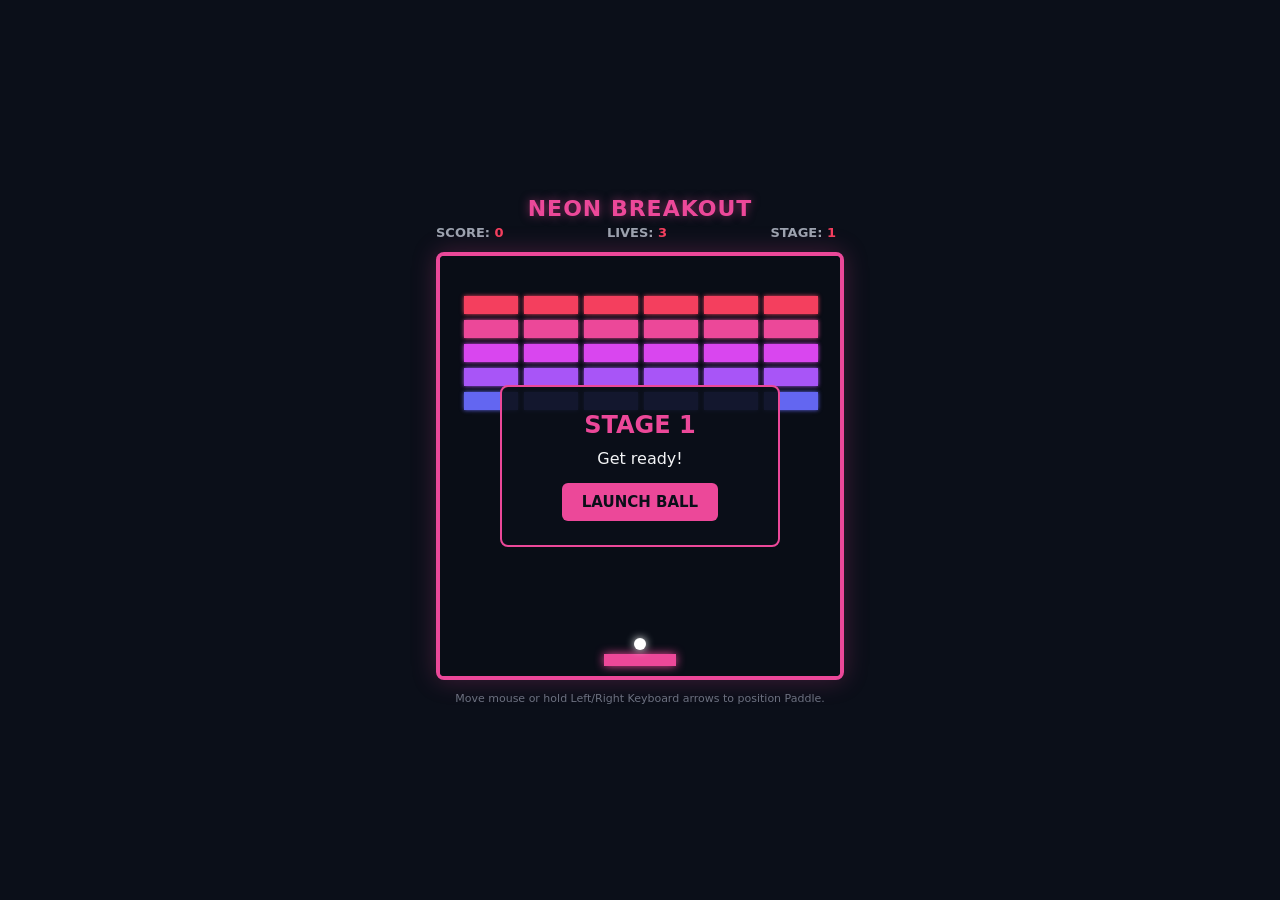
<file: public/games/brick-breaker/index.html>
<!DOCTYPE html>
<html lang="en">
<head>
    <meta charset="UTF-8">
    <meta name="viewport" content="width=device-width, initial-scale=1.0">
    <title>Neon Brick Breaker</title>
    <style>
        * {
            box-sizing: border-box;
            margin: 0;
            padding: 0;
        }
        body {
            background-color: #0b0f19;
            color: #f3f4f6;
            font-family: 'SF Pro Display', -apple-system, system-ui, sans-serif;
            display: flex;
            flex-direction: column;
            align-items: center;
            justify-content: center;
            min-height: 100vh;
            overflow: hidden;
            padding: 10px;
        }
        .container {
            display: flex;
            flex-direction: column;
            align-items: center;
            max-width: 100%;
        }
        .header {
            margin-bottom: 12px;
            text-align: center;
            width: 100%;
        }
        h1 {
            font-size: 22px;
            color: #ec4899;
            text-shadow: 0 0 10px rgba(236, 72, 153, 0.5);
            margin-bottom: 4px;
            font-weight: 800;
            letter-spacing: 1px;
        }
        .meta-row {
            display: flex;
            justify-content: space-between;
            width: 400px;
            max-width: 100%;
            font-size: 13px;
            color: #9ca3af;
            font-weight: bold;
        }
        .highlight {
            color: #f43f5e;
        }
        canvas {
            background-color: #090d16;
            border: 4px solid #ec4899;
            box-shadow: 0 0 25px rgba(236, 72, 153, 0.25);
            border-radius: 8px;
            max-width: 100%;
            display: block;
        }
        .status-overlay {
            position: absolute;
            background: rgba(11, 15, 25, 0.9);
            display: flex;
            flex-direction: column;
            align-items: center;
            justify-content: center;
            border-radius: 8px;
            padding: 24px;
            border: 2px solid #ec4899;
            text-align: center;
            width: 280px;
        }
        .status-overlay h2 {
            color: #ec4899;
            font-size: 24px;
            margin-bottom: 10px;
            text-transform: uppercase;
        }
        .btn {
            background-color: #ec4899;
            color: #0b0f19;
            border: none;
            padding: 10px 20px;
            font-family: inherit;
            font-size: 15px;
            font-weight: bold;
            cursor: pointer;
            border-radius: 6px;
            margin-top: 15px;
            transition: all 0.2s;
        }
        .btn:hover {
            background-color: #f43f5e;
            transform: scale(1.05);
        }
        .controls-hint {
            margin-top: 12px;
            font-size: 11px;
            color: #6b7280;
            text-align: center;
        }
    </style>
</head>
<body>
    <div class="container">
        <div class="header">
            <h1>NEON BREAKOUT</h1>
            <div class="meta-row">
                <div>SCORE: <span id="score" class="highlight">0</span></div>
                <div>LIVES: <span id="lives" class="highlight">3</span></div>
                <div>STAGE: <span id="stage" class="highlight">1</span></div>
            </div>
        </div>

        <div style="position: relative; display: flex; justify-content: center; align-items: center;">
            <canvas id="gameCanvas" width="400" height="420"></canvas>
            
            <div id="overlay" class="status-overlay">
                <h2 id="overlayTitle">Neon Break</h2>
                <p id="overlaySub">Demolish all bricks!</p>
                <button id="startBtn" class="btn">LAUNCH BALL</button>
            </div>
        </div>

        <div class="controls-hint">
            Move mouse or hold Left/Right Keyboard arrows to position Paddle.
        </div>
    </div>

    <script>
        const canvas = document.getElementById('gameCanvas');
        const ctx = canvas.getContext('2d');
        const scoreEl = document.getElementById('score');
        const livesEl = document.getElementById('lives');
        const stageEl = document.getElementById('stage');
        const overlay = document.getElementById('overlay');
        const overlayTitle = document.getElementById('overlayTitle');
        const overlaySub = document.getElementById('overlaySub');
        const startBtn = document.getElementById('startBtn');

        // Paddle Configuration
        const paddleHeight = 12;
        const paddleWidth = 72;
        let paddleX = (canvas.width - paddleWidth) / 2;
        let rightPressed = false;
        let leftPressed = false;

        // Ball Configuration
        const ballRadius = 6;
        let ballX;
        let ballY;
        let ballDx;
        let ballDy;
        let ballSpeed = 3.5;

        // Bricks Configuration
        const brickRowCount = 5;
        const brickColumnCount = 6;
        const brickWidth = 54;
        const brickHeight = 18;
        const brickPadding = 6;
        const brickOffsetTop = 40;
        const brickOffsetLeft = 24;
        let bricks = [];

        // Game state
        let score = 0;
        let lives = 3;
        let stage = 1;
        let gameActive = false;
        let gameLaunched = false;

        const brickColors = ['#f43f5e', '#ec4899', '#d946ef', '#a855f7', '#6366f1'];

        function resetBricks() {
            bricks = [];
            for (let c = 0; c < brickColumnCount; c++) {
                bricks[c] = [];
                for (let r = 0; r < brickRowCount; r++) {
                    bricks[c][r] = { x: 0, y: 0, status: 1, color: brickColors[r % brickColors.length] };
                }
            }
        }

        function resetBall() {
            ballX = canvas.width / 2;
            ballY = canvas.height - 35;
            ballDx = ballSpeed * (Math.random() > 0.5 ? 1 : -1);
            ballDy = -ballSpeed;
            paddleX = (canvas.width - paddleWidth) / 2;
            gameLaunched = false;
            overlayTitle.textContent = "Stage " + stage;
            overlaySub.textContent = "Get ready!";
            startBtn.textContent = "LAUNCH BALL";
            overlay.style.display = 'flex';
        }

        function initGame() {
            score = 0;
            lives = 3;
            stage = 1;
            scoreEl.textContent = score;
            livesEl.textContent = lives;
            stageEl.textContent = stage;
            resetBricks();
            resetBall();
            gameActive = true;
        }

        // Keyboard navigation
        document.addEventListener('keydown', (e) => {
            if (e.key === 'Right' || e.key === 'ArrowRight') rightPressed = true;
            if (e.key === 'Left' || e.key === 'ArrowLeft') leftPressed = true;
        });
        document.addEventListener('keyup', (e) => {
            if (e.key === 'Right' || e.key === 'ArrowRight') rightPressed = false;
            if (e.key === 'Left' || e.key === 'ArrowLeft') leftPressed = false;
        });

        // Mouse motion controller
        document.addEventListener('mousemove', (e) => {
            const rect = canvas.getBoundingClientRect();
            const relativeX = e.clientX - rect.left;
            if (relativeX > 0 && relativeX < canvas.width) {
                paddleX = relativeX - paddleWidth / 2;
                // keep boundaries
                paddleX = Math.max(0, Math.min(canvas.width - paddleWidth, paddleX));
            }
        });

        // Collision helper
        function collisionDetection() {
            for (let c = 0; c < brickColumnCount; c++) {
                for (let r = 0; r < brickRowCount; r++) {
                    const b = bricks[c][r];
                    if (b.status === 1) {
                        if (ballX > b.x && ballX < b.x + brickWidth && ballY > b.y && ballY < b.y + brickHeight) {
                            ballDy = -ballDy;
                            b.status = 0;
                            score += 15;
                            scoreEl.textContent = score;

                            // Check Win / Clear Stage
                            if (checkStageClear()) {
                                nextStage();
                            }
                        }
                    }
                }
            }
        }

        function checkStageClear() {
            for (let c = 0; c < brickColumnCount; c++) {
                for (let r = 0; r < brickRowCount; r++) {
                    if (bricks[c][r].status === 1) return false;
                }
            }
            return true;
        }

        function nextStage() {
            stage++;
            stageEl.textContent = stage;
            ballSpeed += 0.5; // harder
            resetBricks();
            resetBall();
        }

        function drawBall() {
            ctx.beginPath();
            ctx.arc(ballX, ballY, ballRadius, 0, Math.PI * 2);
            ctx.fillStyle = '#fff';
            // Glowing ball effect
            ctx.shadowBlur = 8;
            ctx.shadowColor = '#fff';
            ctx.fill();
            ctx.closePath();
            ctx.shadowBlur = 0; // reset
        }

        function drawPaddle() {
            ctx.beginPath();
            ctx.rect(paddleX, canvas.height - paddleHeight - 10, paddleWidth, paddleHeight);
            ctx.fillStyle = '#ec4899';
            ctx.shadowBlur = 10;
            ctx.shadowColor = '#ec4899';
            ctx.fill();
            ctx.closePath();
            ctx.shadowBlur = 0; // reset
        }

        function drawBricks() {
            for (let c = 0; c < brickColumnCount; c++) {
                for (let r = 0; r < brickRowCount; r++) {
                    if (bricks[c][r].status === 1) {
                        const brickX = c * (brickWidth + brickPadding) + brickOffsetLeft;
                        const brickY = r * (brickHeight + brickPadding) + brickOffsetTop;
                        bricks[c][r].x = brickX;
                        bricks[c][r].y = brickY;
                        
                        ctx.beginPath();
                        ctx.rect(brickX, brickY, brickWidth, brickHeight);
                        ctx.fillStyle = bricks[c][r].color;
                        ctx.shadowBlur = 4;
                        ctx.shadowColor = bricks[c][r].color;
                        ctx.fill();
                        ctx.closePath();
                        ctx.shadowBlur = 0; // reset
                    }
                }
            }
        }

        function draw() {
            // clear
            ctx.fillStyle = '#090d16';
            ctx.fillRect(0, 0, canvas.width, canvas.height);

            drawBricks();
            drawPaddle();
            
            if (gameActive && gameLaunched) {
                drawBall();
                collisionDetection();

                // Ball wall bounce (Left / Right)
                if (ballX + ballDx > canvas.width - ballRadius || ballX + ballDx < ballRadius) {
                    ballDx = -ballDx;
                }
                // Ball ceiling bounce
                if (ballY + ballDy < ballRadius) {
                    ballDy = -ballDy;
                } 
                // Paddle bounce or Drop
                else if (ballY + ballDy > canvas.height - ballRadius - paddleHeight - 10) {
                    if (ballX > paddleX && ballX < paddleX + paddleWidth) {
                        // Angle based on where the ball hits the paddle
                        let hitPt = ballX - (paddleX + paddleWidth / 2);
                        ballDx = hitPt * 0.15;
                        ballDy = -ballDy;
                    } else if (ballY + ballDy > canvas.height - ballRadius) {
                        lives--;
                        livesEl.textContent = lives;
                        if (lives <= 0) {
                            gameOver();
                        } else {
                            resetBall();
                        }
                    }
                }

                ballX += ballDx;
                ballY += ballDy;
            } else {
                // Keep drawing ball relative to static launch position on top of paddle
                ballX = paddleX + paddleWidth / 2;
                ballY = canvas.height - paddleHeight - 20;
                drawBall();
            }

            // Move paddle with Keyboard arrows
            if (rightPressed && paddleX < canvas.width - paddleWidth) {
                paddleX += 6;
            } else if (leftPressed && paddleX > 0) {
                paddleX -= 6;
            }

            requestAnimationFrame(draw);
        }

        function gameOver() {
            gameActive = false;
            overlayTitle.textContent = "GAME OVER";
            overlaySub.textContent = "Top rating speed. Score: " + score;
            startBtn.textContent = "TRY AGAIN";
            overlay.style.display = 'flex';
        }

        startBtn.addEventListener('click', () => {
            if (!gameActive) {
                initGame();
            }
            gameLaunched = true;
            overlay.style.display = 'none';
        });

        // Setup stage initially
        resetBricks();
        resetBall();
        draw();
    </script>
</body>
</html>
</file>
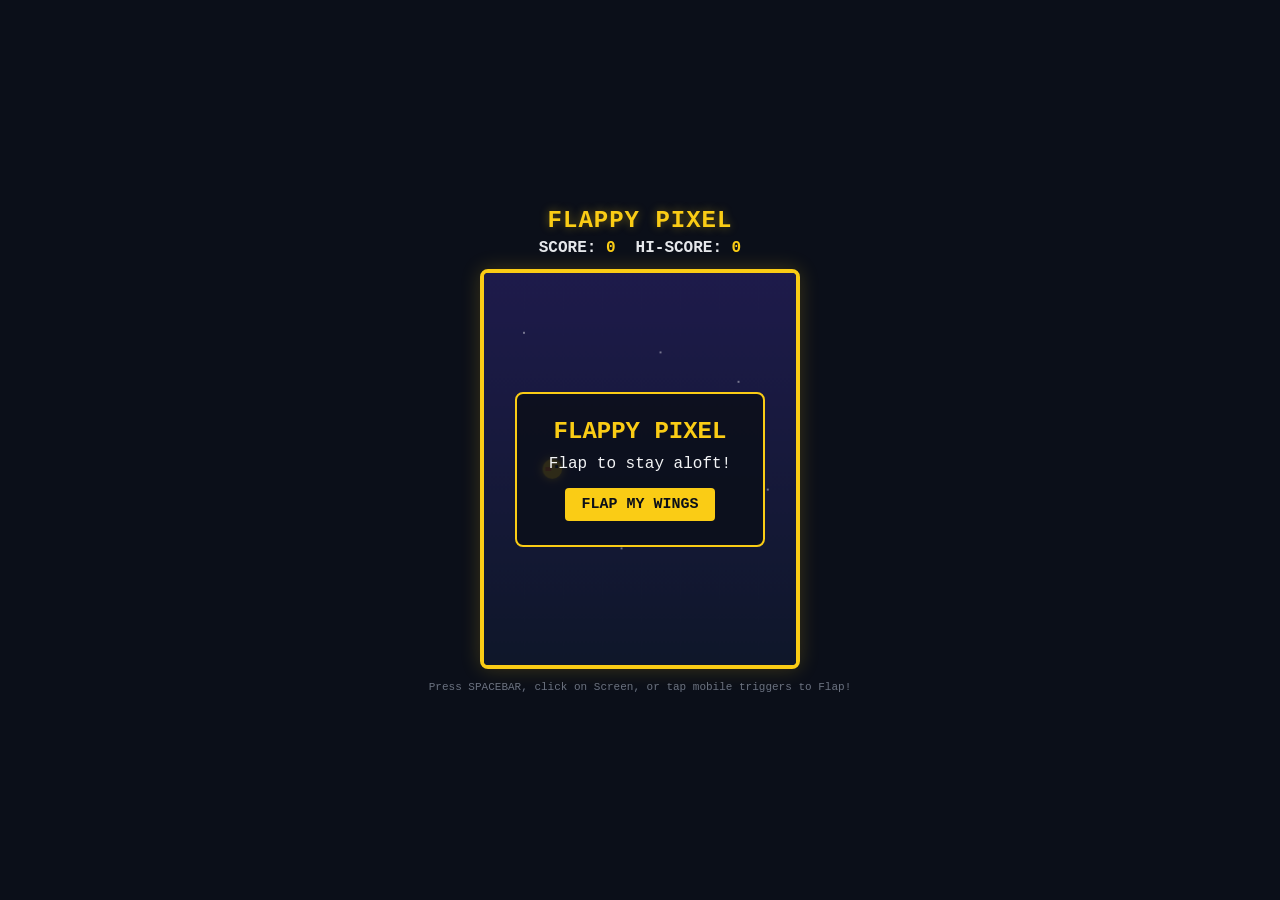
<file: public/games/flappy-bird/index.html>
<!DOCTYPE html>
<html lang="en">
<head>
    <meta charset="UTF-8">
    <meta name="viewport" content="width=device-width, initial-scale=1.0">
    <title>Flappy Pixel</title>
    <style>
        * {
            box-sizing: border-box;
            margin: 0;
            padding: 0;
        }
        body {
            background-color: #0b0f19;
            color: #f3f4f6;
            font-family: 'Courier New', Courier, monospace;
            display: flex;
            flex-direction: column;
            align-items: center;
            justify-content: center;
            min-height: 100vh;
            overflow: hidden;
            padding: 10px;
        }
        .container {
            display: flex;
            flex-direction: column;
            align-items: center;
            max-width: 100%;
        }
        .header {
            margin-bottom: 12px;
            text-align: center;
        }
        h1 {
            font-size: 24px;
            color: #facc15;
            text-shadow: 0 0 10px rgba(250, 204, 21, 0.4);
            margin-bottom: 5px;
            letter-spacing: 1px;
        }
        .scores {
            display: flex;
            gap: 20px;
            font-size: 16px;
            font-weight: bold;
            color: #e5e7eb;
        }
        .score-val {
            color: #facc15;
        }
        canvas {
            background-color: #111827;
            border: 4px solid #facc15;
            box-shadow: 0 0 20px rgba(250, 204, 21, 0.2);
            border-radius: 8px;
            max-width: 100%;
            height: 400px;
            width: 320px;
            display: block;
        }
        .status-overlay {
            position: absolute;
            background: rgba(11, 15, 25, 0.85);
            display: flex;
            flex-direction: column;
            align-items: center;
            justify-content: center;
            border-radius: 8px;
            padding: 24px;
            border: 2px solid #facc15;
            text-align: center;
            width: 250px;
        }
        .status-overlay h2 {
            color: #facc15;
            font-size: 24px;
            margin-bottom: 10px;
            text-transform: uppercase;
        }
        .btn {
            background-color: #facc15;
            color: #0b0f19;
            border: none;
            padding: 8px 16px;
            font-family: inherit;
            font-size: 15px;
            font-weight: bold;
            cursor: pointer;
            border-radius: 4px;
            margin-top: 15px;
            transition: all 0.2s;
        }
        .btn:hover {
            background-color: #fde047;
            transform: scale(1.05);
        }
        .controls-hint {
            margin-top: 12px;
            font-size: 11px;
            color: #6b7280;
            text-align: center;
        }
    </style>
</head>
<body>
    <div class="container">
        <div class="header">
            <h1>FLAPPY PIXEL</h1>
            <div class="scores">
                <div>SCORE: <span id="score" class="score-val">0</span></div>
                <div>HI-SCORE: <span id="hi-score" class="score-val">0</span></div>
            </div>
        </div>

        <div style="position: relative; display: flex; justify-content: center; align-items: center;">
            <canvas id="gameCanvas" width="320" height="400"></canvas>
            
            <div id="overlay" class="status-overlay">
                <h2 id="overlayTitle">Flappy Pixel</h2>
                <p id="overlaySub">Flap to stay aloft!</p>
                <button id="startBtn" class="btn">FLAP MY WINGS</button>
            </div>
        </div>

        <div class="controls-hint">
            Press SPACEBAR, click on Screen, or tap mobile triggers to Flap!
        </div>
    </div>

    <script>
        const canvas = document.getElementById('gameCanvas');
        const ctx = canvas.getContext('2d');
        const scoreEl = document.getElementById('score');
        const hiScoreEl = document.getElementById('hi-score');
        const overlay = document.getElementById('overlay');
        const overlayTitle = document.getElementById('overlayTitle');
        const overlaySub = document.getElementById('overlaySub');
        const startBtn = document.getElementById('startBtn');

        // Physics Parameters
        const gravity = 0.22;
        const jump = -4.6;
        
        let birdX = 70;
        let birdY = 200;
        let birdVelocity = 0;
        let birdRadius = 10;

        let pipes = [];
        const pipeWidth = 46;
        const pipeGap = 110;
        const pipeSpeed = 1.6;
        let frameCount = 0;

        let score = 0;
        let highScore = localStorage.getItem('flappy_highScore') || 0;
        hiScoreEl.textContent = highScore;

        let gameActive = false;

        function initGame() {
            birdY = 160;
            birdVelocity = 0;
            pipes = [];
            score = 0;
            scoreEl.textContent = score;
            frameCount = 0;
            gameActive = true;
            overlay.style.display = 'none';
        }

        // Action trigger
        function flap() {
            if (gameActive) {
                birdVelocity = jump;
            }
        }

        // Tap/Click/Press hooks
        document.addEventListener('keydown', (e) => {
            if (e.code === 'Space') {
                e.preventDefault();
                flap();
            }
        });
        canvas.addEventListener('click', (e) => {
            e.preventDefault();
            flap();
        });

        function update() {
            if (!gameActive) return;

            frameCount++;
            // Bird physics
            birdVelocity += gravity;
            birdY += birdVelocity;

            // Boundaries
            if (birdY + birdRadius >= canvas.height) {
                gameOver();
                return;
            }
            if (birdY - birdRadius <= 0) {
                birdY = birdRadius;
                birdVelocity = 0;
            }

            // Spawn Pipes
            if (frameCount % 105 === 0) {
                const minHeight = 40;
                const maxHeight = canvas.height - pipeGap - minHeight;
                const topPipeHeight = Math.floor(Math.random() * (maxHeight - minHeight)) + minHeight;
                
                pipes.push({
                    x: canvas.width,
                    topHeight: topPipeHeight,
                    passed: false
                });
            }

            // Move Pipes
            for (let i = pipes.length - 1; i >= 0; i--) {
                pipes[i].x -= pipeSpeed;

                // Collisions
                const p = pipes[i];
                
                // Bird bounds
                const bLeft = birdX - birdRadius;
                const bRight = birdX + birdRadius;
                const bTop = birdY - birdRadius;
                const bBottom = birdY + birdRadius;

                // Pipeline bounds
                const pLeft = p.x;
                const pRight = p.x + pipeWidth;

                // Collide top
                if (bRight > pLeft && bLeft < pRight && bTop < p.topHeight) {
                    gameOver();
                    return;
                }
                
                // Collide bottom
                const bottomY = p.topHeight + pipeGap;
                if (bRight > pLeft && bLeft < pRight && bBottom > bottomY) {
                    gameOver();
                    return;
                }

                // Check Point scored
                if (!p.passed && p.x + pipeWidth < birdX) {
                    p.passed = true;
                    score++;
                    scoreEl.textContent = score;
                    if (score > highScore) {
                        highScore = score;
                        localStorage.setItem('flappy_highScore', highScore);
                        hiScoreEl.textContent = highScore;
                    }
                }

                // Remove offscreen
                if (p.x + pipeWidth < 0) {
                    pipes.splice(i, 1);
                }
            }
        }

        function draw() {
            // Draw sky dawn gradient
            const grad = ctx.createLinearGradient(0, 0, 0, canvas.height);
            grad.addColorStop(0, '#1e1b4b'); // deep purple
            grad.addColorStop(1, '#0f172a'); // slate black
            ctx.fillStyle = grad;
            ctx.fillRect(0, 0, canvas.width, canvas.height);

            // Draw Stars background
            ctx.fillStyle = 'rgba(255, 255, 255, 0.4)';
            ctx.fillRect(40, 60, 2, 2);
            ctx.fillRect(180, 80, 2, 2);
            ctx.fillRect(100, 160, 2, 2);
            ctx.fillRect(260, 110, 2, 2);
            ctx.fillRect(140, 280, 2, 2);
            ctx.fillRect(290, 220, 2, 2);

            // Draw Pipes
            pipes.forEach(p => {
                // Pipe styles (Retro arcade neon green)
                ctx.fillStyle = '#10b981';
                ctx.strokeStyle = '#047857';
                ctx.lineWidth = 2;

                // Top Pipe block
                ctx.fillRect(p.x, 0, pipeWidth, p.topHeight);
                ctx.strokeRect(p.x, 0, pipeWidth, p.topHeight);
                // Top Pipe rim lips
                ctx.fillStyle = '#34d399';
                ctx.fillRect(p.x - 2, p.topHeight - 12, pipeWidth + 4, 12);
                ctx.strokeRect(p.x - 2, p.topHeight - 12, pipeWidth + 4, 12);

                // Bottom Pipe block
                const bottomY = p.topHeight + pipeGap;
                const bottomHeight = canvas.height - bottomY;
                ctx.fillStyle = '#10b981';
                ctx.fillRect(p.x, bottomY, pipeWidth, bottomHeight);
                ctx.strokeRect(p.x, bottomY, pipeWidth, bottomHeight);
                // Bottom Pipe rim lips
                ctx.fillStyle = '#34d399';
                ctx.fillRect(p.x - 2, bottomY, pipeWidth + 4, 12);
                ctx.strokeRect(p.x - 2, bottomY, pipeWidth + 4, 12);
            });

            // Draw Bird (Neon Jet Engine ball)
            ctx.beginPath();
            ctx.arc(birdX, birdY, birdRadius, 0, Math.PI * 2);
            ctx.fillStyle = '#facc15'; // Golden wings
            ctx.shadowBlur = 10;
            ctx.shadowColor = '#facc15';
            ctx.fill();
            ctx.closePath();
            ctx.shadowBlur = 0; // reset shadow

            // Draw Bird Eye and wing flaps
            ctx.fillStyle = '#0f172a';
            ctx.fillRect(birdX + 3, birdY - 4, 3, 3); // eye
            ctx.fillStyle = '#f97316';
            ctx.fillRect(birdX - 7, birdY - 2, 6, 4); // wing
        }

        function gameLoop() {
            update();
            draw();
            requestAnimationFrame(gameLoop);
        }

        function gameOver() {
            gameActive = false;
            overlayTitle.textContent = "CRASHED!";
            overlaySub.textContent = "Final Wings Score: " + score;
            startBtn.textContent = "START FLAPPING";
            overlay.style.display = 'flex';
        }

        startBtn.addEventListener('click', (e) => {
            e.stopPropagation(); // Avoid dual trigger jump on start
            initGame();
        });

        // Frame boot
        draw();
        gameLoop();
    </script>
</body>
</html>
</file>
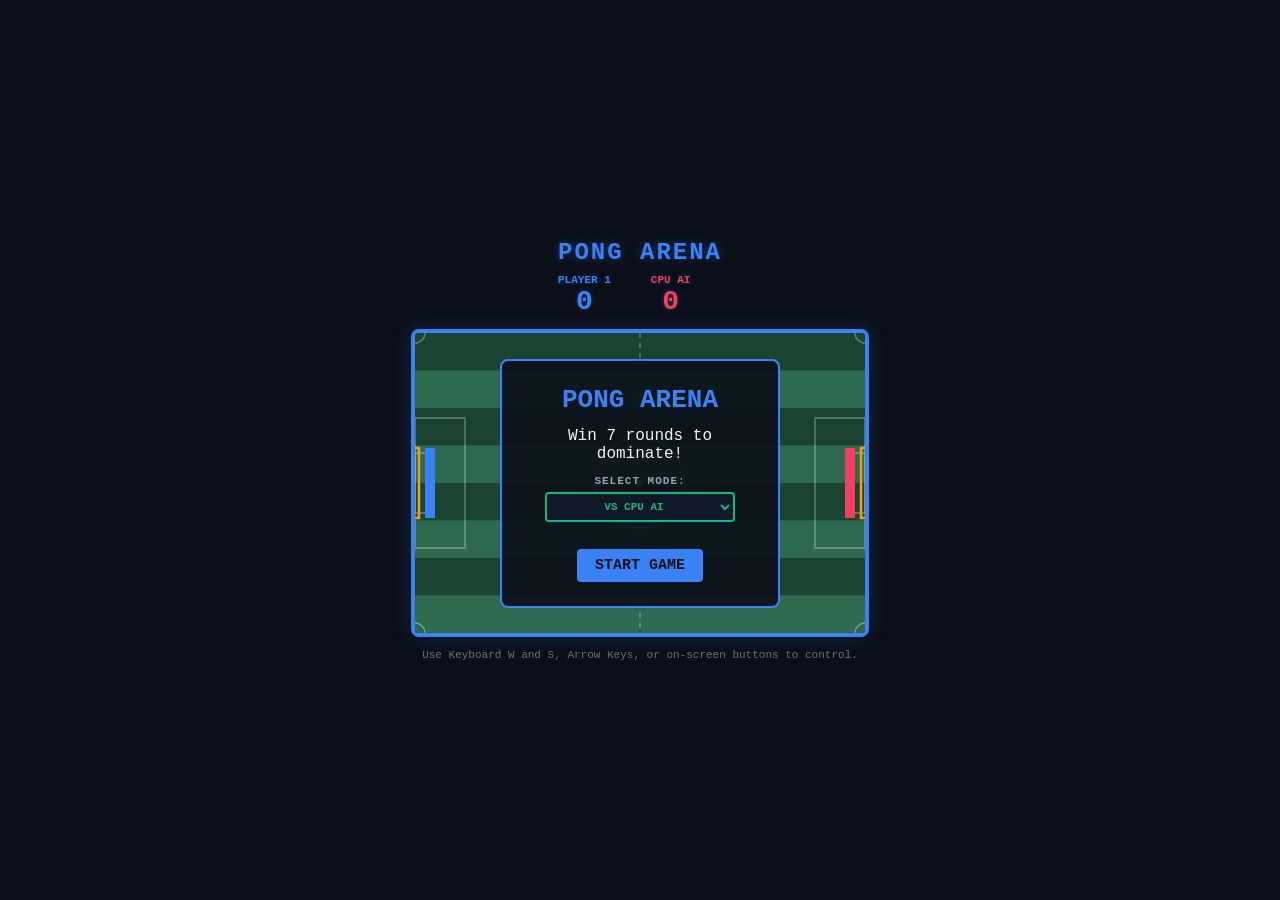
<file: public/games/pong/index.html>
<!DOCTYPE html>
<html lang="en">
<head>
    <meta charset="UTF-8">
    <meta name="viewport" content="width=device-width, initial-scale=1.0">
    <title>Retro Pong</title>
    <style>
        * {
            box-sizing: border-box;
            margin: 0;
            padding: 0;
        }
        body {
            background-color: #0b0f19;
            color: #f3f4f6;
            font-family: 'Courier New', Courier, monospace;
            display: flex;
            flex-direction: column;
            align-items: center;
            justify-content: center;
            min-height: 100vh;
            overflow: hidden;
            padding: 10px;
        }
        .container {
            display: flex;
            flex-direction: column;
            align-items: center;
            max-width: 100%;
        }
        .header {
            margin-bottom: 12px;
            text-align: center;
        }
        h1 {
            font-size: 24px;
            color: #3b82f6;
            text-shadow: 0 0 10px rgba(59, 130, 246, 0.4);
            margin-bottom: 5px;
            letter-spacing: 2px;
        }
        .scores {
            display: flex;
            gap: 40px;
            font-size: 28px;
            font-weight: bold;
            color: #3b82f6;
            text-shadow: 0 0 6px rgba(59, 130, 246, 0.3);
        }
        .score-box {
            display: flex;
            flex-direction: column;
            align-items: center;
        }
        .score-label {
            font-size: 11px;
            color: #6b7280;
            text-transform: uppercase;
        }
        canvas {
            background-color: #111827;
            border: 4px solid #3b82f6;
            box-shadow: 0 0 20px rgba(59, 130, 246, 0.2);
            border-radius: 8px;
            max-width: 100%;
            display: block;
        }
        .status-overlay {
            position: absolute;
            background: rgba(11, 15, 25, 0.9);
            display: flex;
            flex-direction: column;
            align-items: center;
            justify-content: center;
            border-radius: 8px;
            padding: 24px;
            border: 2px solid #3b82f6;
            text-align: center;
            width: 280px;
        }
        .status-overlay h2 {
            color: #3b82f6;
            font-size: 26px;
            margin-bottom: 12px;
            text-transform: uppercase;
        }
        .btn {
            background-color: #3b82f6;
            color: #0b0f19;
            border: none;
            padding: 8px 18px;
            font-family: inherit;
            font-size: 15px;
            font-weight: bold;
            cursor: pointer;
            border-radius: 4px;
            margin-top: 15px;
            transition: all 0.2s;
        }
        .btn:hover {
            background-color: #60a5fa;
            transform: scale(1.05);
        }
        .controls-hint {
            margin-top: 12px;
            font-size: 11px;
            color: #6b7280;
            text-align: center;
        }
        .mobile-controls {
            display: none;
            gap: 15px;
            margin-top: 15px;
        }
        @media (max-width: 768px) {
            .mobile-controls {
                display: flex;
            }
        }
        .ctrl-btn {
            background-color: #1f2937;
            border: 1px solid #374151;
            border-radius: 8px;
            color: #fff;
            font-size: 16px;
            font-weight: bold;
            padding: 8px 24px;
            cursor: pointer;
            user-select: none;
        }
        .ctrl-btn:active {
            background-color: #3b82f6;
            color: #0b0f19;
        }
    </style>
</head>
<body>
    <div class="container">
        <div class="header">
            <h1>PONG ARENA</h1>
            <div class="scores" style="display: flex; gap: 40px; margin-top: 8px;">
                <div class="score-box">
                    <span class="score-label" id="playerLabel" style="color: #3b82f6;">PLAYER 1</span>
                    <span id="playerScore" style="color: #3b82f6;">0</span>
                </div>
                <div class="score-box">
                    <span class="score-label" id="computerLabel" style="color: #f43f5e;">CPU AI</span>
                    <span id="computerScore" style="color: #f43f5e;">0</span>
                </div>
            </div>
        </div>

        <div style="position: relative; display: flex; justify-content: center; align-items: center;">
            <canvas id="gameCanvas" width="450" height="300"></canvas>
            
            <div id="overlay" class="status-overlay">
                <h2 id="overlayTitle">Pong Arena</h2>
                <p id="overlaySub">Win 7 rounds to dominate!</p>
                
                <!-- Game Mode Switcher -->
                <div style="margin: 12px 0; display: flex; flex-direction: column; gap: 5px; align-items: center; width: 100%;">
                    <label style="font-size: 11px; color: #9ca3af; text-transform: uppercase; letter-spacing: 1px; font-weight: bold;">SELECT MODE:</label>
                    <select id="gameMode" style="background: #111827; color: #10b981; border: 2px solid #10b981; padding: 6px 12px; font-family: inherit; font-size: 11px; font-weight: bold; cursor: pointer; border-radius: 4px; outline: none; width: 190px; text-align-last: center;">
                        <option value="vs_ai">VS CPU AI</option>
                        <option value="local_1v1">PVP 1V1 (VS FRIEND)</option>
                    </select>
                </div>

                <button id="startBtn" class="btn">START GAME</button>
            </div>
        </div>

        <div class="mobile-controls">
            <button class="ctrl-btn" id="ctrl-up">MOVE UP ▲</button>
            <button class="ctrl-btn" id="ctrl-down">MOVE DOWN ▼</button>
        </div>

        <div class="controls-hint">
            Use Keyboard W and S, Arrow Keys, or on-screen buttons to control.
        </div>
    </div>

    <script>
        const canvas = document.getElementById('gameCanvas');
        const ctx = canvas.getContext('2d');
        const playerScoreEl = document.getElementById('playerScore');
        const computerScoreEl = document.getElementById('computerScore');
        const overlay = document.getElementById('overlay');
        const overlayTitle = document.getElementById('overlayTitle');
        const overlaySub = document.getElementById('overlaySub');
        const startBtn = document.getElementById('startBtn');

        // Game Configuration
        const paddleWidth = 10;
        const paddleHeight = 70;
        const ballSize = 8;

        let playerY = (canvas.height - paddleHeight) / 2;
        let computerY = (canvas.height - paddleHeight) / 2;
        let playerYDir = 0;

        let ballX;
        let ballY;
        let ballSpeedX;
        let ballSpeedY;
        let initialSpeed = 4;

        let playerScore = 0;
        let computerScore = 0;
        let targetScore = 7;
        let gameActive = false;
        let selectedMode = "vs_ai";

        // Keys
        let keysPressed = {};

        function initBall() {
            ballX = canvas.width / 2;
            ballY = canvas.height / 2;
            // random direction
            ballSpeedX = (Math.random() > 0.5 ? 1 : -1) * initialSpeed;
            ballSpeedY = (Math.random() > 0.5 ? 1 : -1) * (Math.random() * 2 + 1);
        }

        function initGame() {
            const modeSelect = document.getElementById('gameMode');
            selectedMode = modeSelect ? modeSelect.value : "vs_ai";

            const playerLabel = document.getElementById('playerLabel');
            const computerLabel = document.getElementById('computerLabel');
            
            if (selectedMode === "local_1v1") {
                playerLabel.textContent = "PLAYER 1";
                computerLabel.textContent = "PLAYER 2";
                overlaySub.textContent = "Defeat your friend to claim victory!";
            } else {
                playerLabel.textContent = "PLAYER 1";
                computerLabel.textContent = "CPU AI";
                overlaySub.textContent = "Win 7 rounds to dominate!";
            }

            playerScore = 0;
            computerScore = 0;
            playerScoreEl.textContent = playerScore;
            computerScoreEl.textContent = computerScore;
            playerY = (canvas.height - paddleHeight) / 2;
            computerY = (canvas.height - paddleHeight) / 2;
            initBall();
            gameActive = true;
            overlay.style.display = 'none';
        }

        // Keyboard tracking
        document.addEventListener('keydown', (e) => {
            keysPressed[e.key] = true;
            if (['ArrowUp', 'ArrowDown', 'w', 's', 'W', 'S'].includes(e.key)) {
                e.preventDefault();
            }
        });
        document.addEventListener('keyup', (e) => {
            keysPressed[e.key] = false;
        });

        // Touch buttons
        document.getElementById('ctrl-up').addEventListener('mousedown', () => playerYDir = -6);
        document.getElementById('ctrl-up').addEventListener('mouseup', () => playerYDir = 0);
        document.getElementById('ctrl-up').addEventListener('touchstart', (e) => { e.preventDefault(); playerYDir = -6; });
        document.getElementById('ctrl-up').addEventListener('touchend', () => playerYDir = 0);

        document.getElementById('ctrl-down').addEventListener('mousedown', () => playerYDir = 6);
        document.getElementById('ctrl-down').addEventListener('mouseup', () => playerYDir = 0);
        document.getElementById('ctrl-down').addEventListener('touchstart', (e) => { e.preventDefault(); playerYDir = 6; });
        document.getElementById('ctrl-down').addEventListener('touchend', () => playerYDir = 0);

        function update() {
            if (!gameActive) return;

            // Player 1 (Left paddle) movement: W/S (W: up, S: down)
            if (keysPressed['w'] || keysPressed['W']) {
                playerY -= 5;
            } else if (keysPressed['s'] || keysPressed['S']) {
                playerY += 5;
            } else if (selectedMode === "vs_ai" && (keysPressed['ArrowUp'] || keysPressed['ArrowDown'])) {
                // If in single-player AI mode, standard Arrows also control Player 1
                if (keysPressed['ArrowUp']) playerY -= 5;
                if (keysPressed['ArrowDown']) playerY += 5;
            } else {
                playerY += playerYDir; // Touch buttons support
            }

            // Paddle Boundary limit
            playerY = Math.max(0, Math.min(canvas.height - paddleHeight, playerY));

            if (selectedMode === "local_1v1") {
                // Player 2 (Right paddle) movement: Arrows (Up: up, Down: down)
                if (keysPressed['ArrowUp']) {
                    computerY -= 5;
                } else if (keysPressed['ArrowDown']) {
                    computerY += 5;
                }
            } else {
                // CPU Paddle AI movement (smooth tracking)
                const targetY = ballY - paddleHeight / 2;
                const diffY = targetY - computerY;
                const aiSpeed = 3.2 + Math.min(computerScore * 0.4, 2.5);
                if (diffY > 0) {
                    computerY += Math.min(aiSpeed, diffY);
                } else {
                    computerY += Math.max(-aiSpeed, diffY);
                }
            }
            computerY = Math.max(0, Math.min(canvas.height - paddleHeight, computerY));

            // Ball Physics
            ballX += ballSpeedX;
            ballY += ballSpeedY;

            // Header and Footer bounce
            if (ballY < 0 || ballY > canvas.height - ballSize) {
                ballSpeedY = -ballSpeedY;
            }

            // Player collision bounce
            if (ballX < paddleWidth + 10) {
                if (ballY + ballSize > playerY && ballY < playerY + paddleHeight) {
                    ballSpeedX = -ballSpeedX;
                    // change tilt angle based on impact point
                    const hitPoint = (ballY + ballSize/2) - (playerY + paddleHeight/2);
                    ballSpeedY = hitPoint * 0.12;
                    // Speed boost
                    ballSpeedX *= 1.08;
                } else if (ballX < 0) {
                    // CPU wins point
                    computerScore++;
                    computerScoreEl.textContent = computerScore;
                    checkWinner();
                }
            }

            // Computer collision bounce
            if (ballX > canvas.width - paddleWidth - 10 - ballSize) {
                if (ballY + ballSize > computerY && ballY < computerY + paddleHeight) {
                    ballSpeedX = -ballSpeedX;
                    const hitPoint = (ballY + ballSize/2) - (computerY + paddleHeight/2);
                    ballSpeedY = hitPoint * 0.12;
                    ballSpeedX *= 1.08;
                } else if (ballX > canvas.width) {
                    // Player wins point
                    playerScore++;
                    playerScoreEl.textContent = playerScore;
                    checkWinner();
                }
            }
        }

        function checkWinner() {
            if (playerScore >= targetScore) {
                gameActive = false;
                if (selectedMode === "local_1v1") {
                    overlayTitle.textContent = "P1 DECLARED WINNER!";
                    overlaySub.textContent = `Player 1 won the dynamic match ${playerScore}-${computerScore}!`;
                } else {
                    overlayTitle.textContent = "YOU WON!";
                    overlaySub.textContent = `You dominated the match ${playerScore}-${computerScore}!`;
                }
                startBtn.textContent = "PLAY AGAIN";
                overlay.style.display = 'flex';
            } else if (computerScore >= targetScore) {
                gameActive = false;
                if (selectedMode === "local_1v1") {
                    overlayTitle.textContent = "P2 DECLARED WINNER!";
                    overlaySub.textContent = `Player 2 won the hotseat match ${computerScore}-${playerScore}!`;
                } else {
                    overlayTitle.textContent = "CPU DEFEAT";
                    overlaySub.textContent = `Better luck next time! score: ${playerScore}-${computerScore}`;
                }
                startBtn.textContent = "TRY AGAIN";
                overlay.style.display = 'flex';
            } else {
                initBall();
            }
        }

        function draw() {
            // 1. Draw the lush soccer stadium field background
            const stripeHeight = canvas.height / 8;
            for (let i = 0; i < 8; i++) {
                ctx.fillStyle = i % 2 === 0 ? '#1b4332' : '#2d6a4f'; // Alternating lush grass
                ctx.fillRect(0, i * stripeHeight, canvas.width, stripeHeight);
            }

            // Draw white pitch markings
            ctx.strokeStyle = 'rgba(255, 255, 255, 0.32)';
            ctx.lineWidth = 1.35;

            // Center circle
            ctx.beginPath();
            ctx.arc(canvas.width / 2, canvas.height / 2, 45, 0, Math.PI * 2);
            ctx.stroke();

            // Center dividing net
            ctx.strokeStyle = 'rgba(255, 255, 255, 0.35)';
            ctx.setLineDash([5, 5]);
            ctx.beginPath();
            ctx.moveTo(canvas.width / 2, 0);
            ctx.lineTo(canvas.width / 2, canvas.height);
            ctx.stroke();
            ctx.setLineDash([]); // Reset

            // Center kickoff spot
            ctx.beginPath();
            ctx.fillStyle = 'rgba(255, 255, 255, 0.6)';
            ctx.arc(canvas.width / 2, canvas.height / 2, 3.5, 0, Math.PI * 2);
            ctx.fill();

            // Penalty Area Left (Player 1)
            ctx.beginPath();
            ctx.rect(0, (canvas.height - 130) / 2, 50, 130);
            ctx.stroke();

            // Goal Area Left
            ctx.beginPath();
            ctx.rect(0, (canvas.height - 60) / 2, 16, 60);
            ctx.stroke();

            // Penalty Area Right (Player 2)
            ctx.beginPath();
            ctx.rect(canvas.width - 50, (canvas.height - 130) / 2, 50, 130);
            ctx.stroke();

            // Goal Area Right
            ctx.beginPath();
            ctx.rect(canvas.width - 16, (canvas.height - 60) / 2, 16, 60);
            ctx.stroke();

            // Corner Arcs
            ctx.beginPath();
            ctx.arc(0, 0, 10, 0, Math.PI / 2);
            ctx.stroke();
            ctx.beginPath();
            ctx.arc(0, canvas.height, 10, Math.PI * 1.5, 0);
            ctx.stroke();
            ctx.beginPath();
            ctx.arc(canvas.width, 0, 10, Math.PI / 2, Math.PI);
            ctx.stroke();
            ctx.beginPath();
            ctx.arc(canvas.width, canvas.height, 10, Math.PI, Math.PI * 1.5);
            ctx.stroke();

            // Subtle goals
            ctx.strokeStyle = '#f59e0b'; // Gold premium goals
            ctx.lineWidth = 2.5;
            ctx.beginPath();
            ctx.rect(-2, (canvas.height - 70)/2, 6, 70);
            ctx.rect(canvas.width - 4, (canvas.height - 70)/2, 6, 70);
            ctx.stroke();

            // 2. Draw Player Paddle
            ctx.fillStyle = '#3b82f6';
            ctx.fillRect(10, playerY, paddleWidth, paddleHeight);

            // 3. Draw Computer/P2 Paddle
            ctx.fillStyle = '#f43f5e';
            ctx.fillRect(canvas.width - paddleWidth - 10, computerY, paddleWidth, paddleHeight);

            // 4. Draw Ball
            if (gameActive) {
                ctx.fillStyle = '#facc15'; // Glowing golden referee ball!
                ctx.beginPath();
                ctx.arc(ballX + ballSize/2, ballY + ballSize/2, ballSize/2 + 1, 0, Math.PI * 2);
                ctx.fill();
            }
        }

        function gameLoop() {
            update();
            draw();
            requestAnimationFrame(gameLoop);
        }

        startBtn.addEventListener('click', () => {
            initGame();
        });

        // initial background frame draw
        draw();
        gameLoop();
    </script>
</body>
</html>
</file>
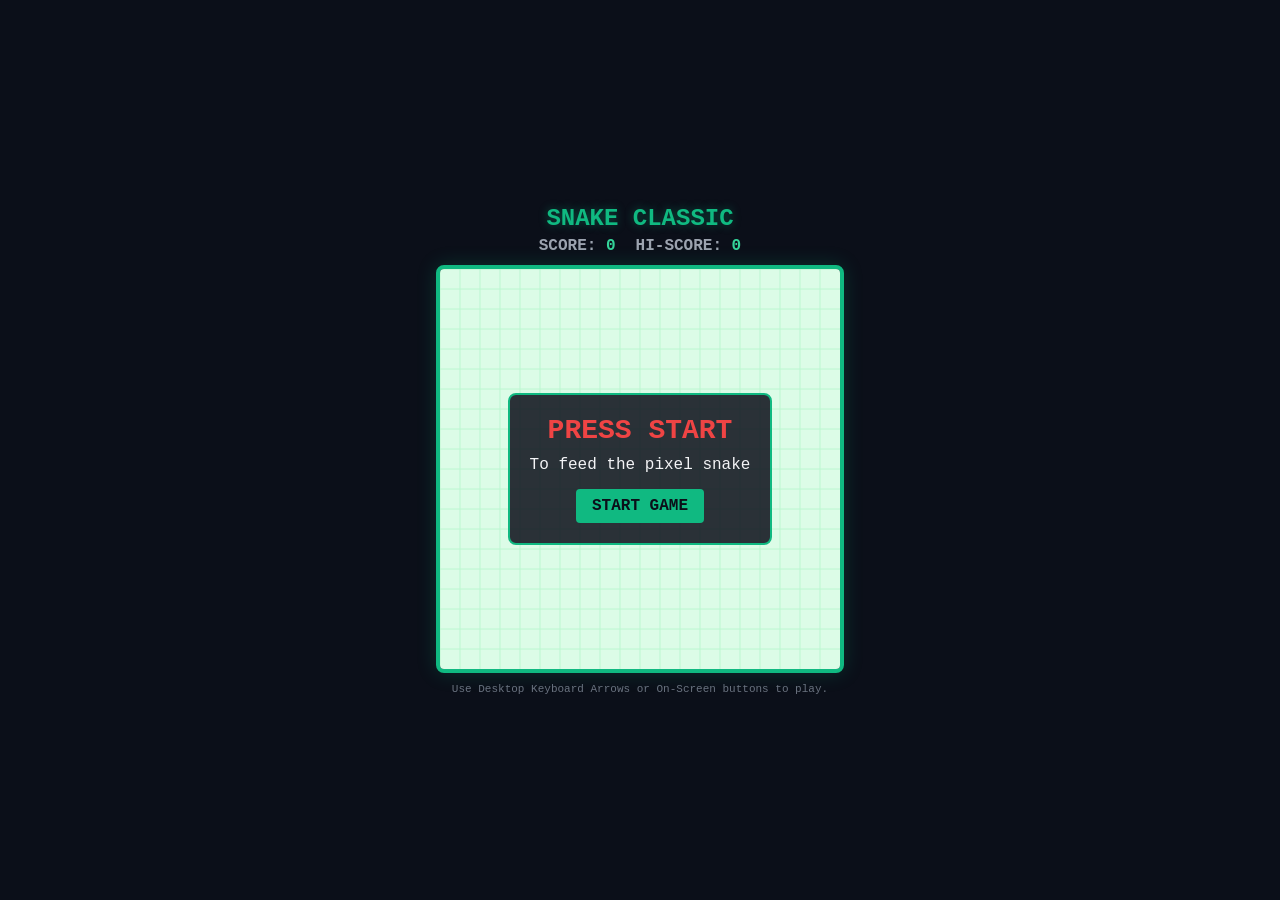
<file: public/games/snake/index.html>
<!DOCTYPE html>
<html lang="en">
<head>
    <meta charset="UTF-8">
    <meta name="viewport" content="width=device-width, initial-scale=1.0">
    <title>Retro Snake</title>
    <style>
        * {
            box-sizing: border-box;
            margin: 0;
            padding: 0;
        }
        body {
            background-color: #0b0f19;
            color: #f3f4f6;
            font-family: 'Courier New', Courier, monospace;
            display: flex;
            flex-direction: column;
            align-items: center;
            justify-content: center;
            min-height: 100vh;
            overflow: hidden;
            padding: 10px;
        }
        .container {
            display: flex;
            flex-direction: column;
            align-items: center;
            max-width: 100%;
        }
        .header {
            margin-bottom: 10px;
            text-align: center;
        }
        h1 {
            font-size: 24px;
            color: #10b981;
            text-shadow: 0 0 10px rgba(16, 185, 129, 0.4);
            margin-bottom: 5px;
        }
        .scores {
            display: flex;
            gap: 20px;
            font-size: 16px;
            font-weight: bold;
            color: #9ca3af;
        }
        .score-val {
            color: #34d399;
        }
        canvas {
            background-color: #111827;
            border: 4px solid #10b981;
            box-shadow: 0 0 20px rgba(16, 185, 129, 0.2);
            border-radius: 8px;
            max-width: 100%;
            max-height: 70vh;
            image-rendering: pixelated;
        }
        .status-overlay {
            position: absolute;
            background: rgba(11, 15, 25, 0.85);
            display: flex;
            flex-direction: column;
            align-items: center;
            justify-content: center;
            border-radius: 8px;
            padding: 20px;
            border: 2px solid #10b981;
            text-align: center;
        }
        .status-overlay h2 {
            color: #ef4444;
            font-size: 28px;
            margin-bottom: 10px;
            text-transform: uppercase;
        }
        .btn {
            background-color: #10b981;
            color: #0b0f19;
            border: none;
            padding: 8px 16px;
            font-family: inherit;
            font-size: 16px;
            font-weight: bold;
            cursor: pointer;
            border-radius: 4px;
            margin-top: 15px;
            transition: all 0.2s;
        }
        .btn:hover {
            background-color: #34d399;
            transform: scale(1.05);
        }
        .controls-hint {
            margin-top: 10px;
            font-size: 11px;
            color: #6b7280;
            text-align: center;
        }
        .mobile-controls {
            display: none;
            grid-template-columns: repeat(3, 50px);
            grid-template-rows: repeat(3, 50px);
            gap: 5px;
            margin-top: 10px;
        }
        @media (max-width: 768px) {
            .mobile-controls {
                display: grid;
            }
        }
        .ctrl-btn {
            background-color: #1f2937;
            border: 1px solid #374151;
            border-radius: 8px;
            color: #fff;
            font-size: 20px;
            display: flex;
            align-items: center;
            justify-content: center;
            cursor: pointer;
            user-select: none;
        }
        .ctrl-btn:active {
            background-color: #10b981;
            color: #0d1117;
        }
    </style>
</head>
<body>
    <div class="container">
        <div class="header">
            <h1>SNAKE CLASSIC</h1>
            <div class="scores">
                <div>SCORE: <span id="score" class="score-val">0</span></div>
                <div>HI-SCORE: <span id="hi-score" class="score-val">0</span></div>
            </div>
        </div>

        <div style="position: relative; display: flex; justify-content: center; align-items: center;">
            <canvas id="gameCanvas" width="400" height="400"></canvas>
            
            <div id="overlay" class="status-overlay">
                <h2 id="overlayTitle">Press Start</h2>
                <p id="overlaySub">To feed the pixel snake</p>
                <button id="startBtn" class="btn">START GAME</button>
            </div>
        </div>

        <div class="mobile-controls">
            <div></div>
            <button class="ctrl-btn" id="ctrl-up">▲</button>
            <div></div>
            <button class="ctrl-btn" id="ctrl-left">◀</button>
            <div></div>
            <button class="ctrl-btn" id="ctrl-right">▶</button>
            <div></div>
            <button class="ctrl-btn" id="ctrl-down">▼</button>
            <div></div>
        </div>

        <div class="controls-hint">
            Use Desktop Keyboard Arrows or On-Screen buttons to play.
        </div>
    </div>

    <script>
        const canvas = document.getElementById('gameCanvas');
        const ctx = canvas.getContext('2d');
        const scoreEl = document.getElementById('score');
        const hiScoreEl = document.getElementById('hi-score');
        const overlay = document.getElementById('overlay');
        const overlayTitle = document.getElementById('overlayTitle');
        const overlaySub = document.getElementById('overlaySub');
        const startBtn = document.getElementById('startBtn');

        const grid = 20;
        let count = 0;
        let snake = [];
        let apple = { x: 320, y: 320 };
        let dx = grid;
        let dy = 0;
        let nextDx = grid;
        let nextDy = 0;
        let score = 0;
        let highScore = localStorage.getItem('snake_highScore') || 0;
        hiScoreEl.textContent = highScore;
        
        let gameActive = false;
        let loopId;

        function initGame() {
            snake = [
                { x: 160, y: 160 },
                { x: 140, y: 160 },
                { x: 120, y: 160 }
            ];
            dx = grid;
            dy = 0;
            nextDx = grid;
            nextDy = 0;
            score = 0;
            scoreEl.textContent = score;
            placeApple();
            gameActive = true;
            overlay.style.display = 'none';
        }

        function getRandomInt(min, max) {
            return Math.floor(Math.random() * (max - min)) + min;
        }

        function placeApple() {
            apple.x = getRandomInt(0, 20) * grid;
            apple.y = getRandomInt(0, 20) * grid;
            
            // Check if apple is placed on snake body
            for (let segment of snake) {
                if (segment.x === apple.x && segment.y === apple.y) {
                    placeApple();
                    break;
                }
            }
        }

        function draw() {
            // Clear canvas to a beautiful light green arcade screen
            ctx.fillStyle = '#dcfce7';
            ctx.fillRect(0, 0, canvas.width, canvas.height);

            // Draw grid line borders faintly with a matching green
            ctx.strokeStyle = '#bbf7d0';
            ctx.lineWidth = 1;
            for (let i = 0; i < canvas.width; i += grid) {
                ctx.beginPath();
                ctx.moveTo(i, 0);
                ctx.lineTo(i, canvas.height);
                ctx.stroke();
                
                ctx.beginPath();
                ctx.moveTo(0, i);
                ctx.lineTo(canvas.width, i);
                ctx.stroke();
            }

            if (!gameActive) return;

            // Draw Apple (Beautiful retro red apple with a dark brown stem and green leaf)
            ctx.fillStyle = '#b91c1c'; // Deep red shade
            ctx.beginPath();
            ctx.roundRect(apple.x + 2, apple.y + 4, grid - 4, grid - 6, 4);
            ctx.fill();

            ctx.fillStyle = '#ef4444'; // Bright red body
            ctx.beginPath();
            ctx.roundRect(apple.x + 3, apple.y + 5, grid - 6, grid - 8, 3);
            ctx.fill();

            // Specular highlighting/glistening dot
            ctx.fillStyle = '#ffffff';
            ctx.fillRect(apple.x + 5, apple.y + 7, 2, 2);

            // Stem
            ctx.fillStyle = '#78350f'; // Wood brown
            ctx.fillRect(apple.x + 9, apple.y + 1, 2, 3);

            // Leaf
            ctx.fillStyle = '#15803d'; // Forest green leaf
            ctx.fillRect(apple.x + 11, apple.y + 1, 3, 2);

            // Update Direction from queued user input
            dx = nextDx;
            dy = nextDy;

            // Snake movement
            const head = { x: snake[0].x + dx, y: snake[0].y + dy };

            // Wall collision
            if (head.x < 0 || head.x >= canvas.width || head.y < 0 || head.y >= canvas.height) {
                endGame();
                return;
            }

            // Self collision
            for (let element of snake) {
                if (head.x === element.x && head.y === element.y) {
                    endGame();
                    return;
                }
            }

            snake.unshift(head);

            // Check if eating apple
            if (head.x === apple.x && head.y === apple.y) {
                score += 10;
                scoreEl.textContent = score;
                if (score > highScore) {
                    highScore = score;
                    localStorage.setItem('snake_highScore', highScore);
                    hiScoreEl.textContent = highScore;
                }
                placeApple();
            } else {
                snake.pop();
            }

            // Draw Snake (Dark forest green theme)
            snake.forEach((cell, index) => {
                // Gradient dark green shades for Head and Body segments
                ctx.fillStyle = index === 0 ? '#14532d' : '#166534';
                ctx.beginPath();
                ctx.roundRect(cell.x + 1, cell.y + 1, grid - 2, grid - 2, 5);
                ctx.fill();
                
                // Head eyes (White with dark center for expressive look)
                if (index === 0) {
                    ctx.fillStyle = '#ffffff';
                    ctx.fillRect(cell.x + 4, cell.y + 4, 3, 3);
                    ctx.fillRect(cell.x + 12, cell.y + 4, 3, 3);
                    ctx.fillStyle = '#111827';
                    ctx.fillRect(cell.x + 5, cell.y + 4, 1, 2);
                    ctx.fillRect(cell.x + 13, cell.y + 4, 1, 2);
                }
            });
        }

        function gameLoop() {
            if (gameActive) {
                // Adjust speed based on score (starts smooth, increases speed)
                const speedDivider = Math.max(4, 9 - Math.floor(score / 50));
                if (++count >= speedDivider) {
                    draw();
                    count = 0;
                }
            } else {
                draw();
            }
            loopId = requestAnimationFrame(gameLoop);
        }

        function endGame() {
            gameActive = false;
            overlayTitle.textContent = "GAME OVER";
            overlaySub.textContent = "Final Score: " + score;
            startBtn.textContent = "TRY AGAIN";
            overlay.style.display = 'flex';
        }

        // Keyboard Controls
        document.addEventListener('keydown', (e) => {
            if (!gameActive) return;

            // Prevent scroll
            if ([37, 38, 39, 40].includes(e.keyCode)) {
                e.preventDefault();
            }

            if (e.which === 37 && dx === 0) { // Left arrow
                nextDx = -grid;
                nextDy = 0;
            } else if (e.which === 38 && dy === 0) { // Up arrow
                nextDx = 0;
                nextDy = -grid;
            } else if (e.which === 39 && dx === 0) { // Right arrow
                nextDx = grid;
                nextDy = 0;
            } else if (e.which === 40 && dy === 0) { // Down arrow
                nextDx = 0;
                nextDy = grid;
            }
        });

        // Click buttons mapping
        function handleDirection(dir) {
            if (!gameActive) return;
            if (dir === 'up' && dy === 0) {
                nextDx = 0;
                nextDy = -grid;
            } else if (dir === 'left' && dx === 0) {
                nextDx = -grid;
                nextDy = 0;
            } else if (dir === 'right' && dx === 0) {
                nextDx = grid;
                nextDy = 0;
            } else if (dir === 'down' && dy === 0) {
                nextDx = 0;
                nextDy = grid;
            }
        }

        document.getElementById('ctrl-up').addEventListener('click', () => handleDirection('up'));
        document.getElementById('ctrl-left').addEventListener('click', () => handleDirection('left'));
        document.getElementById('ctrl-right').addEventListener('click', () => handleDirection('right'));
        document.getElementById('ctrl-down').addEventListener('click', () => handleDirection('down'));

        startBtn.addEventListener('click', () => {
            initGame();
        });

        // Initialize state
        draw();
        gameLoop();
    </script>
</body>
</html>
</file>
